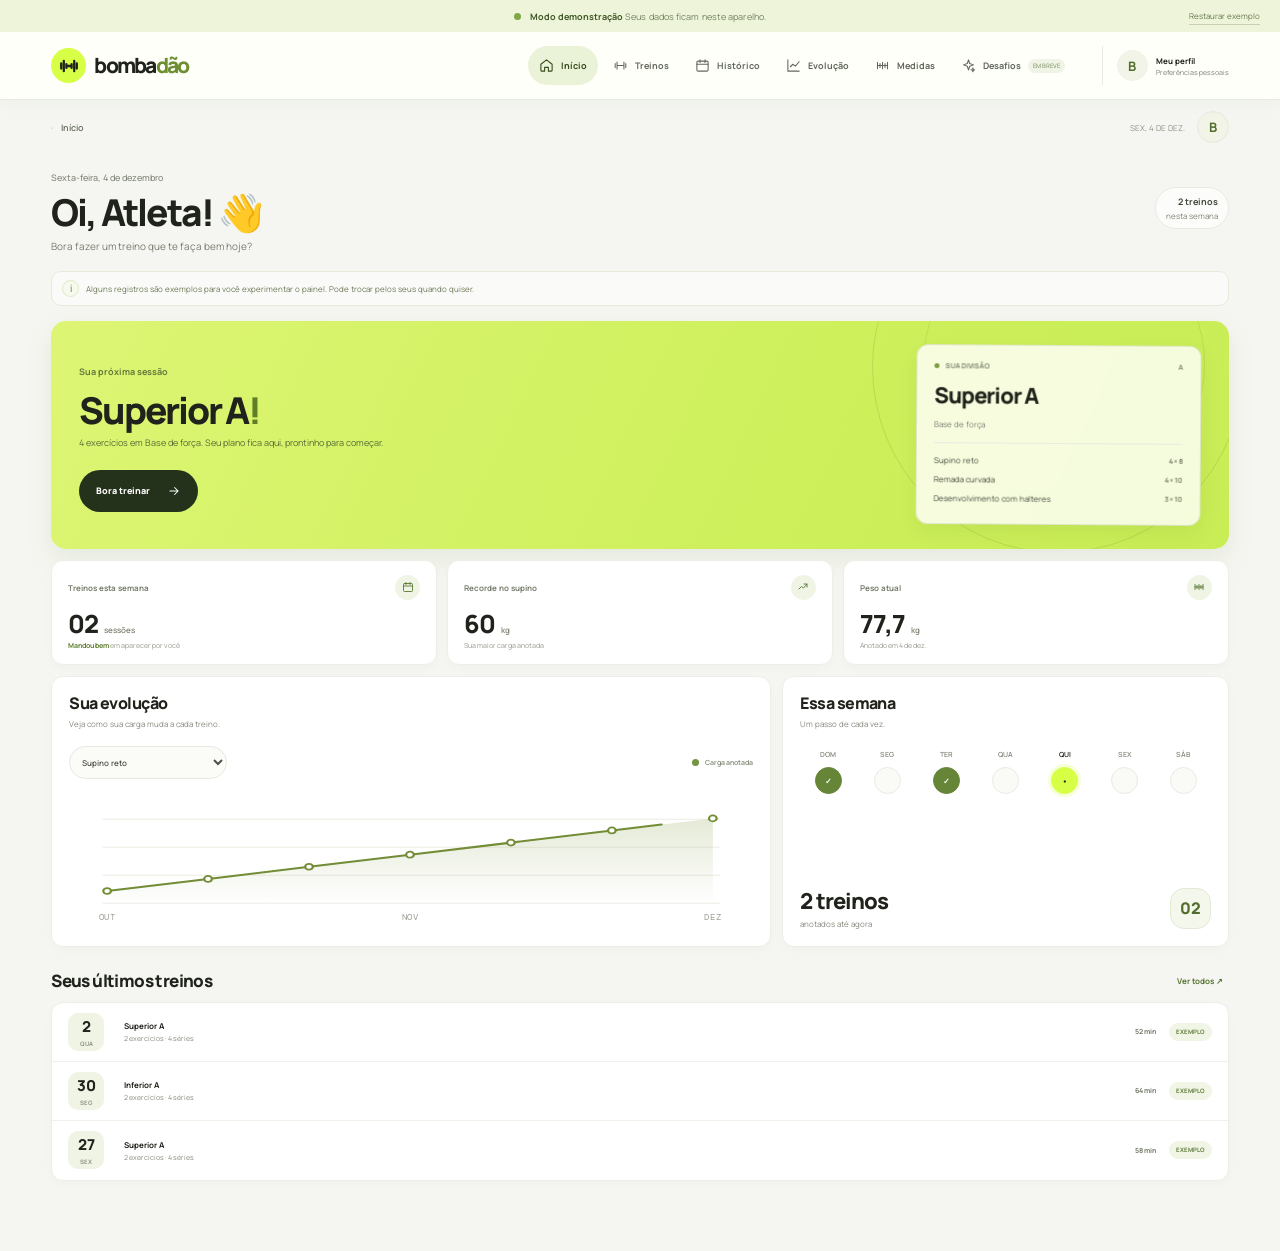
<file: dashboard/index.html>
<!doctype html>
<html lang="pt-BR">
  <head>
    <meta charset="utf-8">
    <meta name="viewport" content="width=device-width, initial-scale=1">
    <meta name="theme-color" content="#f1f1e9">
    <meta name="description" content="Painel demonstrativo do Bombadão para organizar treinos e acompanhar sua evolução.">
    <title>Bombadão — Painel de treino</title>
    <link rel="preconnect" href="https://fonts.googleapis.com">
    <link rel="preconnect" href="https://fonts.gstatic.com" crossorigin>
    <link href="https://fonts.googleapis.com/css2?family=DM+Mono:wght@400;500&family=Manrope:wght@400;500;600;700;800&family=Oswald:wght@500;600;700&display=swap" rel="stylesheet">
    <link rel="stylesheet" href="styles.css">
    <script src="app.js" defer></script>
  </head>
  <body>
    <div class="demo-banner">
      <span class="demo-pulse" aria-hidden="true"></span>
      <span><strong>Modo demonstração</strong><i> Seus dados ficam neste aparelho.</i></span>
      <button type="button" id="reset-demo" class="reset-demo">Restaurar exemplo</button>
    </div>

    <div class="app-frame">
      <aside class="sidebar" id="sidebar">
        <a class="brand" href="#inicio" aria-label="Bombadão, início">
          <span class="brand-mark" aria-hidden="true"><svg viewBox="0 0 40 40" fill="none"><path d="M8 16v8M12 12v16M16 17v6M24 17v6M28 12v16M32 16v8M16 20h8" stroke="currentColor" stroke-width="3.5" stroke-linecap="round"/></svg></span>
          <span class="brand-name">bomba<span>dão</span></span>
        </a>

        <p class="nav-caption">SEU ESPAÇO</p>
        <nav class="side-nav" aria-label="Navegação do painel">
          <button class="nav-item is-active" data-view="inicio" type="button"><span class="nav-icon" data-icon="home"></span><span>Início</span></button>
          <button class="nav-item" data-view="treinos" type="button"><span class="nav-icon" data-icon="dumbbell"></span><span>Treinos</span></button>
          <button class="nav-item" data-view="historico" type="button"><span class="nav-icon" data-icon="calendar"></span><span>Histórico</span></button>
          <button class="nav-item" data-view="evolucao" type="button"><span class="nav-icon" data-icon="chart"></span><span>Evolução</span></button>
          <button class="nav-item" data-view="medidas" type="button"><span class="nav-icon" data-icon="measure"></span><span>Medidas</span></button>
          <button class="nav-item" data-view="desafios" type="button"><span class="nav-icon" data-icon="spark"></span><span>Desafios</span><span class="nav-soon">EM BREVE</span></button>
        </nav>

        <div class="sidebar-bottom">
          <div class="sidebar-tip"><span class="tip-spark">✳</span><p><b>Um treino de cada vez.</b><br>Seu histórico vai contando o resto.</p></div>
          <button class="profile-link" type="button" data-view="perfil"><span class="avatar">B</span><span class="profile-meta"><b>Meu perfil</b><small>Preferências pessoais</small></span><span class="profile-arrow">↗</span></button>
        </div>
      </aside>

      <div class="main-column">
        <header class="topbar">
          <button class="mobile-menu" id="mobile-menu" type="button" aria-label="Abrir navegação" aria-expanded="false"><span></span><span></span></button>
          <div class="breadcrumb"><b id="hello-greeting">Oi, atleta!</b><i>·</i><span id="breadcrumb-current">Vamos cuidar do seu treino?</span></div>
          <div class="topbar-actions">
            <button class="active-session-pill" id="resume-session" type="button" hidden><span class="live-dot"></span> Treino em andamento <b>Continuar →</b></button>
            <span class="topbar-date" id="today-label"></span>
            <button class="top-avatar" type="button" data-view="perfil" aria-label="Abrir perfil">B</button>
          </div>
        </header>

        <main class="main-content" id="main-content" tabindex="-1"></main>
        <nav class="bottom-nav" aria-label="Navegação móvel">
          <button class="bottom-nav-item is-active" data-view="inicio" type="button"><span data-icon="home"></span><small>Início</small></button>
          <button class="bottom-nav-item" data-view="treinos" type="button"><span data-icon="dumbbell"></span><small>Treinos</small></button>
          <button class="bottom-nav-item bottom-nav-main" data-view="sessao" type="button" aria-label="Começar treino"><span data-icon="play"></span></button>
          <button class="bottom-nav-item" data-view="evolucao" type="button"><span data-icon="chart"></span><small>Evolução</small></button>
          <button class="bottom-nav-item" data-view="perfil" type="button"><span data-icon="profile"></span><small>Perfil</small></button>
        </nav>
      </div>
    </div>

    <div class="modal-layer" id="modal-layer" hidden></div>
    <div class="toast" id="toast" role="status" aria-live="polite"></div>
  </body>
</html>
</file>
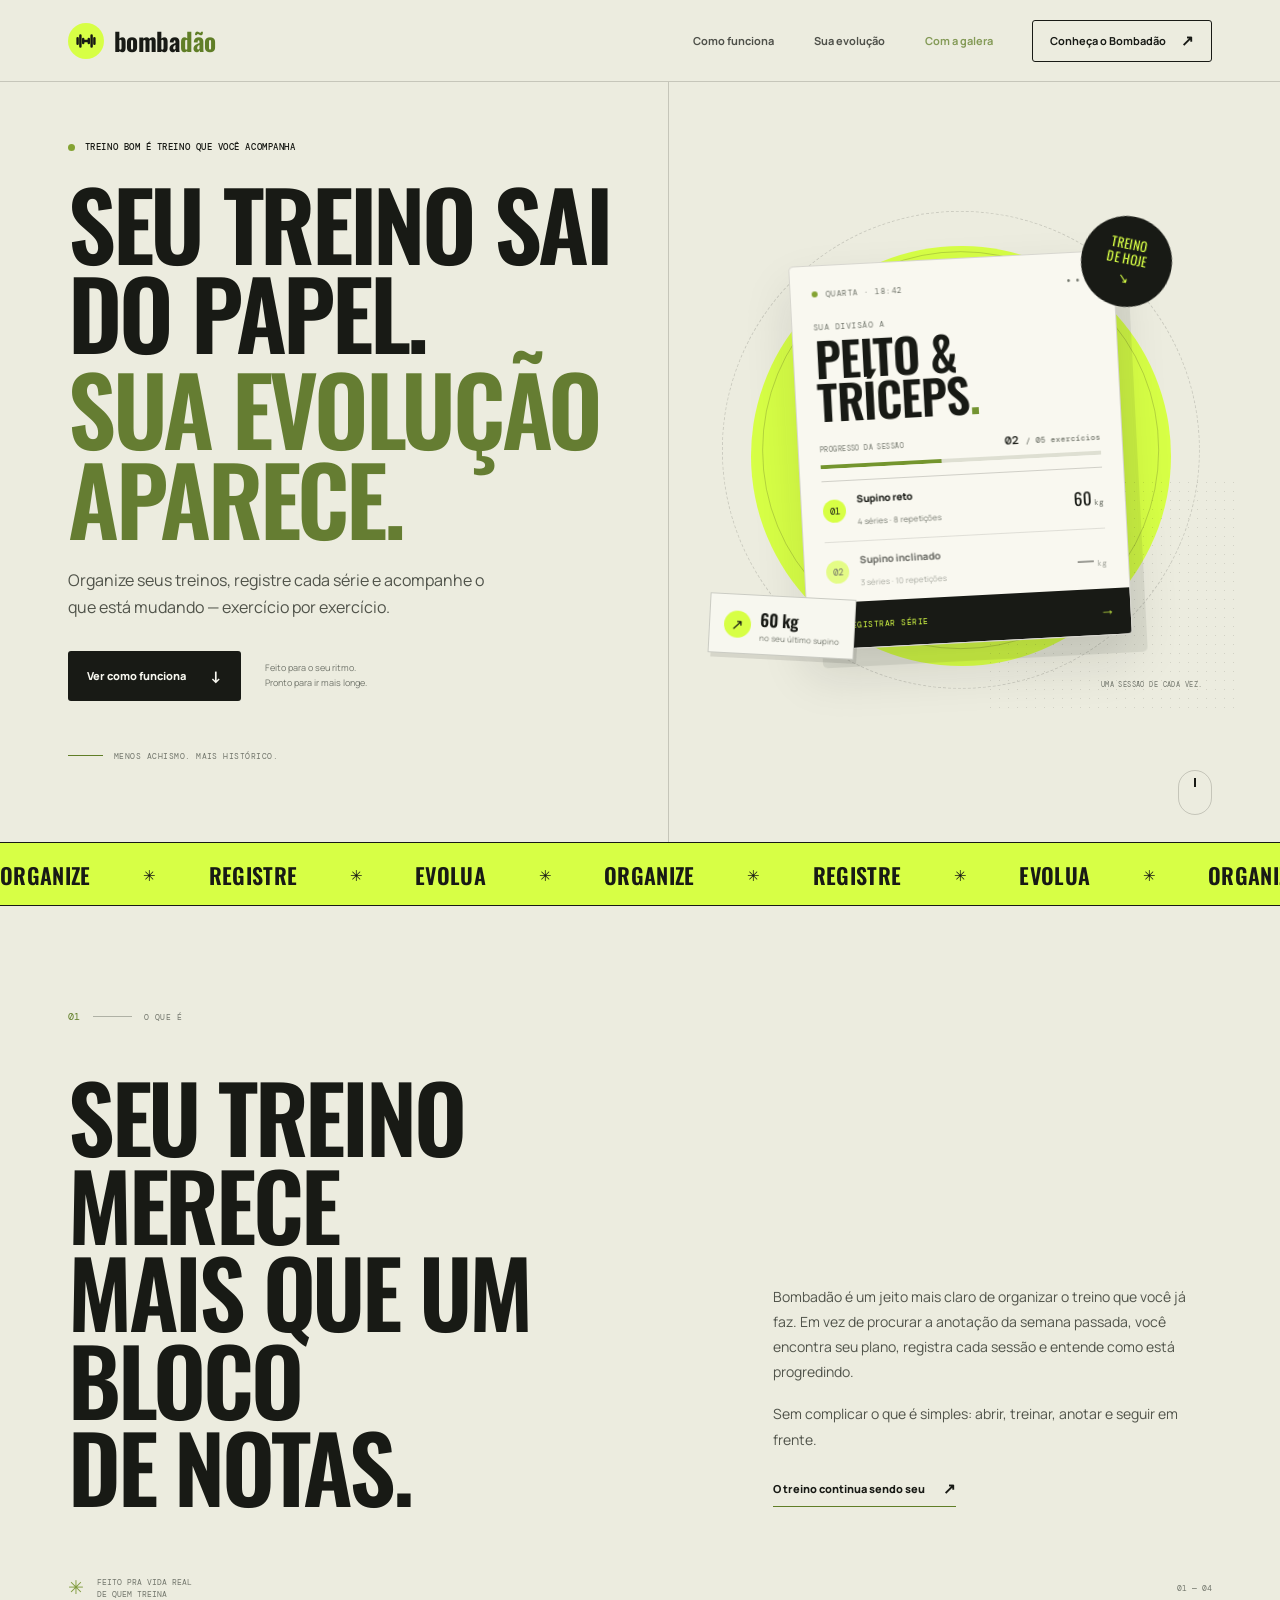
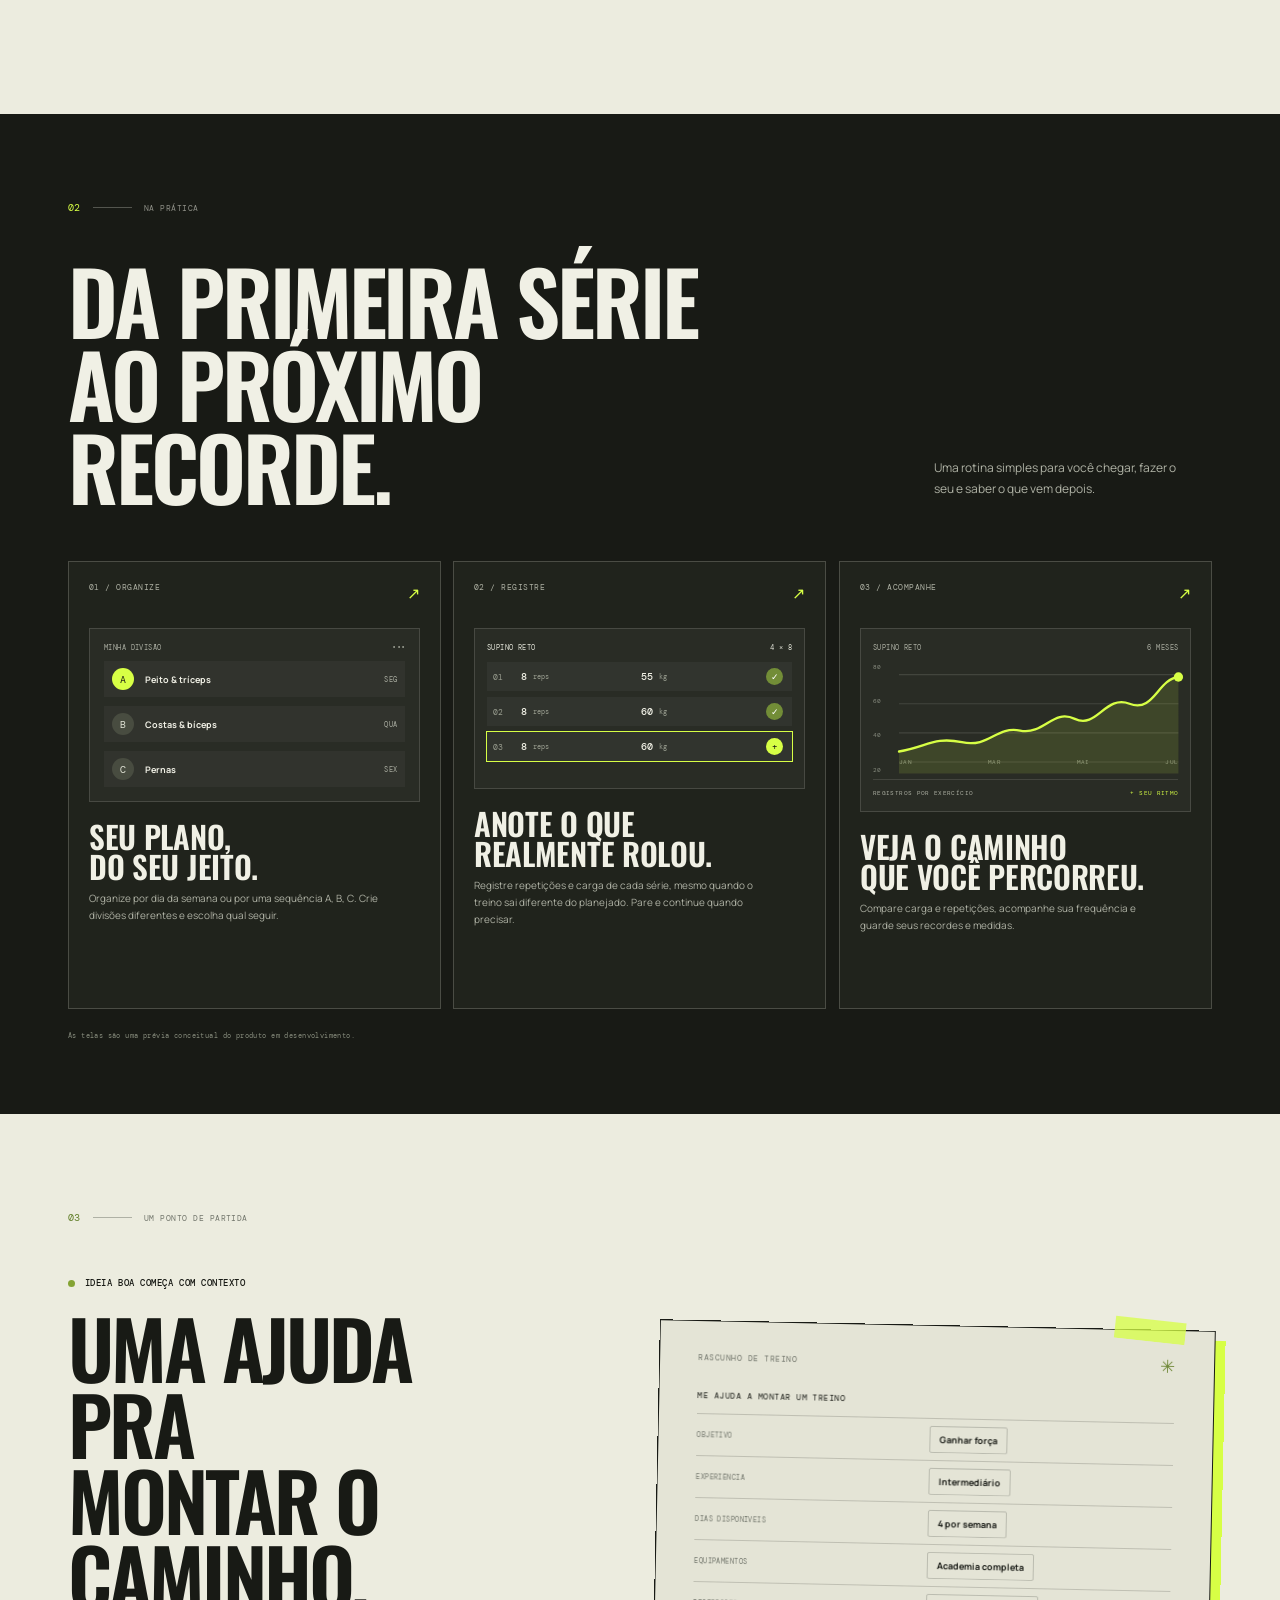
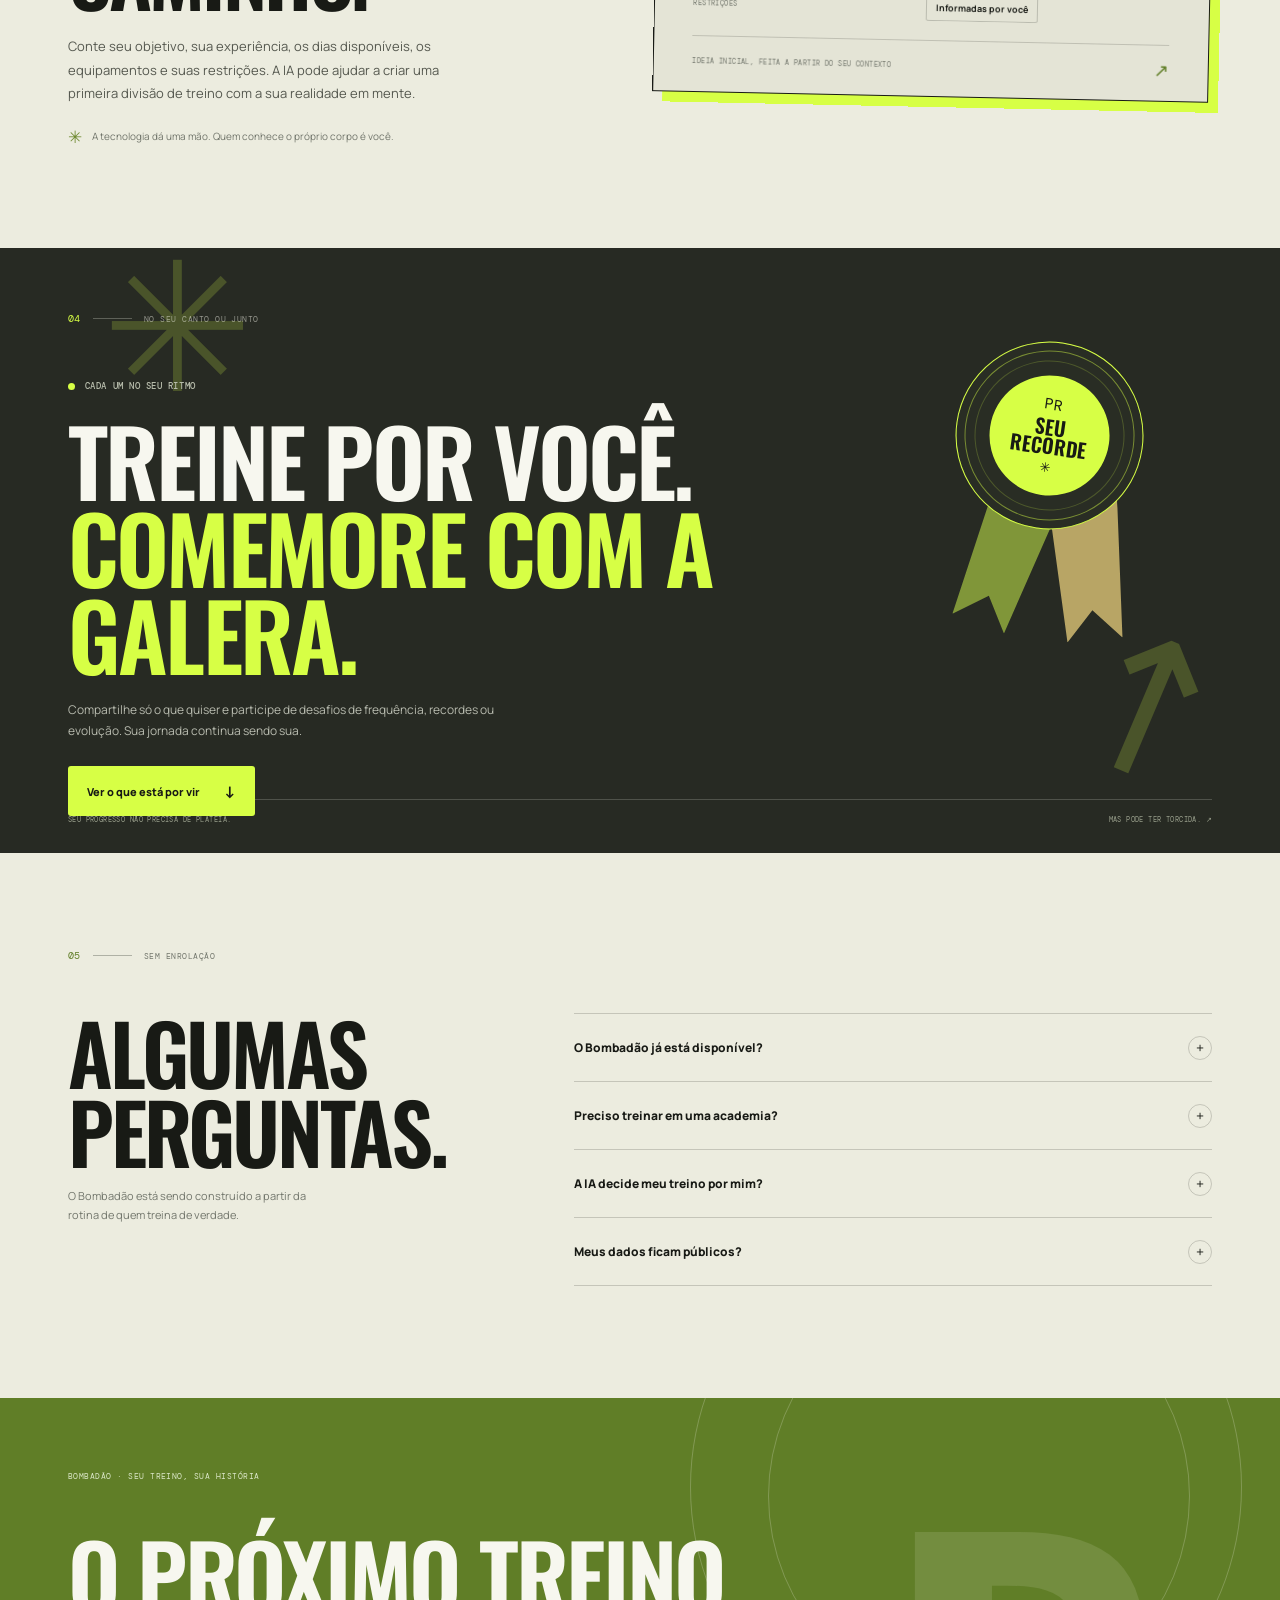
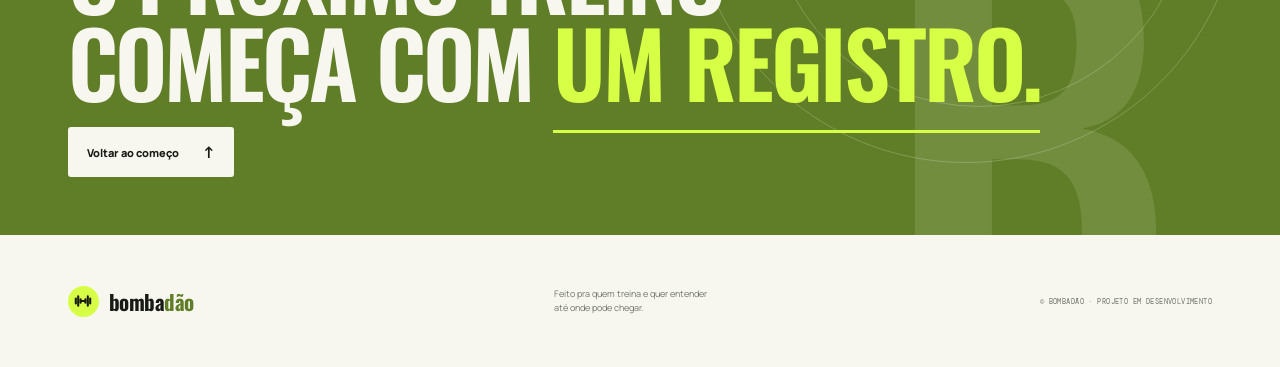
<file: landing/index.html>
<!doctype html>
<html lang="pt-BR">
  <head>
    <meta charset="utf-8">
    <meta name="viewport" content="width=device-width, initial-scale=1">
    <meta name="theme-color" content="#ececdf">
    <meta name="description" content="Bombadão organiza seu treino, registra cada sessão e mostra sua evolução, exercício por exercício.">
    <title>Bombadão — Seu treino sai do papel</title>
    <link rel="preconnect" href="https://fonts.googleapis.com">
    <link rel="preconnect" href="https://fonts.gstatic.com" crossorigin>
    <link href="https://fonts.googleapis.com/css2?family=DM+Mono:wght@400;500&family=Manrope:wght@400;500;600;700;800&family=Oswald:wght@500;600;700&display=swap" rel="stylesheet">
    <link rel="stylesheet" href="styles.css">
    <script src="app.js" defer></script>
  </head>
  <body>
    <a class="skip-link" href="#conteudo">Pular para o conteúdo</a>
    <div class="reading-progress" aria-hidden="true"><span></span></div>

    <header class="site-header">
      <a class="brand" href="#inicio" aria-label="Bombadão, início">
        <span class="brand-mark" aria-hidden="true">
          <svg viewBox="0 0 40 40" fill="none">
            <path d="M8 16v8M12 12v16M16 17v6M24 17v6M28 12v16M32 16v8M16 20h8" stroke="currentColor" stroke-width="3.5" stroke-linecap="round"/>
          </svg>
        </span>
        <span class="brand-name">bomba<span>dão</span></span>
      </a>

      <button class="menu-toggle" type="button" aria-expanded="false" aria-controls="main-nav" aria-label="Abrir menu">
        <span></span><span></span>
      </button>

      <nav class="main-nav" id="main-nav" aria-label="Navegação principal">
        <a href="#como-funciona">Como funciona</a>
        <a href="#evolucao">Sua evolução</a>
        <a href="#junto">Com a galera</a>
        <a class="nav-cta" href="#sobre">Conheça o Bombadão <span aria-hidden="true">↗</span></a>
      </nav>
    </header>

    <main id="conteudo">
      <section class="hero section-shell" id="inicio">
        <div class="hero-copy hero-enter-copy">
          <p class="eyebrow"><span class="eyebrow-dot"></span> TREINO BOM É TREINO QUE VOCÊ ACOMPANHA</p>
          <h1>Seu treino sai do papel.<br><span>Sua evolução aparece.</span></h1>
          <p class="hero-intro">Organize seus treinos, registre cada série e acompanhe o que está mudando — exercício por exercício.</p>
          <div class="hero-actions">
            <a class="button button-dark" href="#como-funciona">Ver como funciona <span aria-hidden="true">↓</span></a>
            <span class="hero-note">Feito para o seu ritmo.<br>Pronto para ir mais longe.</span>
          </div>
          <div class="hero-footnote"><span class="footnote-rule"></span><span>MENOS ACHISMO. MAIS HISTÓRICO.</span></div>
        </div>

        <div class="hero-art hero-enter-art" role="img" aria-label="Prévia ilustrativa da tela de treino do Bombadão">
          <div class="art-orbit orbit-one"></div>
          <div class="art-orbit orbit-two"></div>
          <div class="art-sticker">TREINO<br>DE HOJE <span>↘</span></div>
          <div class="session-card">
            <div class="session-topline"><span class="live-dot"></span><span>QUARTA · 18:42</span><span class="card-menu">•••</span></div>
            <p class="session-label">SUA DIVISÃO A</p>
            <h2>Peito &<br>tríceps<span>.</span></h2>
            <div class="session-progress"><span>PROGRESSO DA SESSÃO</span><strong>02 <small>/ 05 exercícios</small></strong><div class="progress-track"><i></i></div></div>
            <div class="exercise-line">
              <span class="exercise-index">01</span>
              <div class="exercise-info"><strong>Supino reto</strong><small>4 séries · 8 repetições</small></div>
              <span class="exercise-load">60<small>kg</small></span>
            </div>
            <div class="exercise-line exercise-line-muted">
              <span class="exercise-index">02</span>
              <div class="exercise-info"><strong>Supino inclinado</strong><small>3 séries · 10 repetições</small></div>
              <span class="exercise-load">—<small>kg</small></span>
            </div>
            <div class="session-bottom"><span class="session-bottom-icon">↗</span><span>REGISTRAR SÉRIE</span><span class="bottom-arrow">→</span></div>
          </div>
          <div class="floating-note"><span class="note-glyph">↗</span><span><b>60 kg</b><small>no seu último supino</small></span></div>
          <p class="art-caption">UMA SESSÃO DE CADA VEZ.</p>
        </div>
        <a class="scroll-cue" href="#como-funciona" aria-label="Descer para saber como funciona"><span></span></a>
      </section>

      <div class="ticker" aria-label="Organize, registre e evolua">
        <div class="ticker-track" aria-hidden="true">
          <span>ORGANIZE</span><i>✳</i><span>REGISTRE</span><i>✳</i><span>EVOLUA</span><i>✳</i><span>ORGANIZE</span><i>✳</i><span>REGISTRE</span><i>✳</i><span>EVOLUA</span><i>✳</i><span>ORGANIZE</span><i>✳</i><span>REGISTRE</span><i>✳</i><span>EVOLUA</span><i>✳</i>
        </div>
      </div>

      <section class="intro-section section-shell" id="sobre" data-reveal-section>
        <div class="section-index"><span>01</span><span class="index-line"></span><span>O QUE É</span></div>
        <div class="intro-grid">
          <h2>Seu treino merece<br>mais que um bloco<br>de notas.</h2>
          <div class="intro-body">
            <p>Bombadão é um jeito mais claro de organizar o treino que você já faz. Em vez de procurar a anotação da semana passada, você encontra seu plano, registra cada sessão e entende como está progredindo.</p>
            <p>Sem complicar o que é simples: abrir, treinar, anotar e seguir em frente.</p>
            <a class="text-link" href="#como-funciona">O treino continua sendo seu <span aria-hidden="true">↗</span></a>
          </div>
        </div>
        <div class="intro-detail" aria-hidden="true"><span class="detail-star">✳</span><span>FEITO PRA VIDA REAL<br>DE QUEM TREINA</span><span class="detail-number">01 — 04</span></div>
      </section>

      <section class="features-section" id="como-funciona" data-reveal-section>
        <div class="section-shell features-inner">
          <div class="section-index section-index-light"><span>02</span><span class="index-line"></span><span>NA PRÁTICA</span></div>
          <div class="features-heading">
            <h2>Da primeira série<br>ao próximo recorde.</h2>
            <p>Uma rotina simples para você chegar, fazer o seu e saber o que vem depois.</p>
          </div>
          <div class="feature-grid">
            <article class="feature-card feature-plan" data-tilt-card>
              <div class="feature-top"><span>01 / ORGANIZE</span><span class="feature-icon">↗</span></div>
              <div class="mini-plan" aria-hidden="true">
                <div class="mini-plan-head"><span>MINHA DIVISÃO</span><span>•••</span></div>
                <div class="mini-plan-day active"><b>A</b><span>Peito & tríceps</span><small>SEG</small></div>
                <div class="mini-plan-day"><b>B</b><span>Costas & bíceps</span><small>QUA</small></div>
                <div class="mini-plan-day"><b>C</b><span>Pernas</span><small>SEX</small></div>
              </div>
              <h3>Seu plano,<br>do seu jeito.</h3>
              <p>Organize por dia da semana ou por uma sequência A, B, C. Crie divisões diferentes e escolha qual seguir.</p>
            </article>

            <article class="feature-card feature-log" data-tilt-card>
              <div class="feature-top"><span>02 / REGISTRE</span><span class="feature-icon">↗</span></div>
              <div class="set-log" aria-hidden="true">
                <div class="set-log-head"><span>SUPINO RETO</span><span>4 × 8</span></div>
                <div class="set-row"><span>01</span><b>8</b><small>reps</small><b>55</b><small>kg</small><i>✓</i></div>
                <div class="set-row"><span>02</span><b>8</b><small>reps</small><b>60</b><small>kg</small><i>✓</i></div>
                <div class="set-row current"><span>03</span><b>8</b><small>reps</small><b>60</b><small>kg</small><i>+</i></div>
              </div>
              <h3>Anote o que<br>realmente rolou.</h3>
              <p>Registre repetições e carga de cada série, mesmo quando o treino sai diferente do planejado. Pare e continue quando precisar.</p>
            </article>

            <article class="feature-card feature-progress" id="evolucao" data-tilt-card>
              <div class="feature-top"><span>03 / ACOMPANHE</span><span class="feature-icon">↗</span></div>
              <div class="progress-mini" aria-hidden="true">
                <div class="progress-mini-head"><span>SUPINO RETO</span><span>6 MESES</span></div>
                <div class="chart-wrap"><div class="chart-y"><span>80</span><span>60</span><span>40</span><span>20</span></div><svg viewBox="0 0 240 95" preserveAspectRatio="none"><path class="chart-grid" d="M0 10H240M0 35H240M0 60H240M0 85H240"/><path class="chart-area" d="M0 76 C24 72 30 63 54 68 S83 54 104 58 S132 39 151 48 S177 27 198 35 S222 14 240 12 L240 95H0Z"/><path class="chart-line" d="M0 76 C24 72 30 63 54 68 S83 54 104 58 S132 39 151 48 S177 27 198 35 S222 14 240 12"/><circle cx="240" cy="12" r="4"/></svg></div>
                <div class="chart-x"><span>JAN</span><span>MAR</span><span>MAI</span><span>JUL</span></div>
                <div class="chart-foot"><span>REGISTROS POR EXERCÍCIO</span><b>+ SEU RITMO</b></div>
              </div>
              <h3>Veja o caminho<br>que você percorreu.</h3>
              <p>Compare carga e repetições, acompanhe sua frequência e guarde seus recordes e medidas.</p>
            </article>
          </div>
          <p class="feature-disclaimer">As telas são uma prévia conceitual do produto em desenvolvimento.</p>
        </div>
      </section>

      <section class="ai-section section-shell" id="ia" data-reveal-section>
        <div class="section-index"><span>03</span><span class="index-line"></span><span>UM PONTO DE PARTIDA</span></div>
        <div class="ai-layout">
          <div class="ai-copy">
            <p class="eyebrow"><span class="eyebrow-dot"></span> IDEIA BOA COMEÇA COM CONTEXTO</p>
            <h2>Uma ajuda pra<br>montar o caminho.</h2>
            <p>Conte seu objetivo, sua experiência, os dias disponíveis, os equipamentos e suas restrições. A IA pode ajudar a criar uma primeira divisão de treino com a sua realidade em mente.</p>
            <p class="ai-note"><span>✳</span> A tecnologia dá uma mão. Quem conhece o próprio corpo é você.</p>
          </div>
          <div class="ai-board" aria-label="Exemplo ilustrativo dos dados para criar um treino com inteligência artificial" data-tilt-card>
            <div class="ai-board-top"><span>RASCUNHO DE TREINO</span><span class="ai-spark">✳</span></div>
            <p class="ai-prompt">ME AJUDA A MONTAR UM TREINO</p>
            <div class="ai-chip-row"><span>OBJETIVO</span><b>Ganhar força</b></div>
            <div class="ai-chip-row"><span>EXPERIÊNCIA</span><b>Intermediário</b></div>
            <div class="ai-chip-row"><span>DIAS DISPONÍVEIS</span><b>4 por semana</b></div>
            <div class="ai-chip-row"><span>EQUIPAMENTOS</span><b>Academia completa</b></div>
            <div class="ai-chip-row"><span>RESTRIÇÕES</span><b>Informadas por você</b></div>
            <div class="ai-board-bottom"><span>IDEIA INICIAL, FEITA A PARTIR DO SEU CONTEXTO</span><span>↗</span></div>
          </div>
        </div>
      </section>

      <section class="social-section" id="junto" data-reveal-section>
        <div class="social-doodle doodle-a" aria-hidden="true">✳</div>
        <div class="social-doodle doodle-b" aria-hidden="true">↗</div>
        <div class="section-shell social-inner">
          <div class="section-index section-index-light"><span>04</span><span class="index-line"></span><span>NO SEU CANTO OU JUNTO</span></div>
          <div class="social-copy">
            <p class="eyebrow eyebrow-light"><span class="eyebrow-dot"></span> CADA UM NO SEU RITMO</p>
            <h2>Treine por você.<br><span>Comemore com a galera.</span></h2>
            <p>Compartilhe só o que quiser e participe de desafios de frequência, recordes ou evolução. Sua jornada continua sendo sua.</p>
            <a class="button button-lime" href="#perguntas">Ver o que está por vir <span aria-hidden="true">↓</span></a>
          </div>
          <div class="social-medal" aria-hidden="true">
            <div class="medal-ring"><div class="medal-inner"><span>PR</span><b>SEU<br>RECORDE</b><i>✳</i></div></div>
            <span class="medal-ribbon ribbon-left"></span><span class="medal-ribbon ribbon-right"></span>
          </div>
          <div class="social-baseline"><span>SEU PROGRESSO NÃO PRECISA DE PLATEIA.</span><span>MAS PODE TER TORCIDA. ↗</span></div>
        </div>
      </section>

      <section class="faq-section section-shell" id="perguntas" data-reveal-section>
        <div class="section-index"><span>05</span><span class="index-line"></span><span>SEM ENROLAÇÃO</span></div>
        <div class="faq-layout">
          <div class="faq-title"><h2>Algumas<br>perguntas.</h2><p>O Bombadão está sendo construído a partir da rotina de quem treina de verdade.</p></div>
          <div class="faq-list">
            <details>
              <summary>O Bombadão já está disponível?<span aria-hidden="true">+</span></summary>
              <p>Ainda não. Esta página apresenta a proposta do produto que estamos começando a construir.</p>
            </details>
            <details>
              <summary>Preciso treinar em uma academia?<span aria-hidden="true">+</span></summary>
              <p>A proposta é organizar seus exercícios e sessões. Os equipamentos disponíveis entram no contexto do treino, para que o plano combine melhor com o lugar onde você treina.</p>
            </details>
            <details>
              <summary>A IA decide meu treino por mim?<span aria-hidden="true">+</span></summary>
              <p>A ideia é usar IA como ajuda para montar uma primeira estrutura com base no seu contexto. Os detalhes dessa experiência ainda estão sendo definidos.</p>
            </details>
            <details>
              <summary>Meus dados ficam públicos?<span aria-hidden="true">+</span></summary>
              <p>A proposta prevê que você escolha item por item o que compartilhar. As opções finais de privacidade serão definidas durante o desenvolvimento.</p>
            </details>
          </div>
        </div>
      </section>

      <section class="closing-section" data-reveal-section>
        <div class="closing-grain" aria-hidden="true"></div>
        <div class="section-shell closing-inner">
          <span class="closing-kicker">BOMBADÃO · SEU TREINO, SUA HISTÓRIA</span>
          <h2>O próximo treino<br>começa com <span>um registro.</span></h2>
          <a class="button button-light" href="#inicio">Voltar ao começo <span aria-hidden="true">↑</span></a>
          <div class="closing-mark" aria-hidden="true">B.</div>
        </div>
      </section>
    </main>

    <footer class="site-footer">
      <a class="brand brand-footer" href="#inicio" aria-label="Bombadão, início">
        <span class="brand-mark" aria-hidden="true"><svg viewBox="0 0 40 40" fill="none"><path d="M8 16v8M12 12v16M16 17v6M24 17v6M28 12v16M32 16v8M16 20h8" stroke="currentColor" stroke-width="3.5" stroke-linecap="round"/></svg></span>
        <span class="brand-name">bomba<span>dão</span></span>
      </a>
      <p>Feito pra quem treina e quer entender<br>até onde pode chegar.</p>
      <span class="footer-copy">© BOMBADÃO · PROJETO EM DESENVOLVIMENTO</span>
    </footer>
  </body>
</html>
</file>
<file: dashboard/styles.css>
:root {
  --paper: #f1f1e9;
  --surface: #fbfbf6;
  --surface-2: #f7f7f0;
  --ink: #181a15;
  --ink-soft: #303329;
  --muted: #85887d;
  --line: #e5e6dc;
  --line-strong: #d7d9cb;
  --lime: #d7ff45;
  --green: #607e27;
  --green-dark: #34491a;
  --red: #bd6254;
  --display: 'Oswald', 'Arial Narrow', Impact, sans-serif;
  --body: 'Manrope', 'Aptos', Arial, sans-serif;
  --mono: 'DM Mono', 'Courier New', monospace;
  --sidebar-width: 244px;
}

* { box-sizing: border-box; }
html { min-width: 320px; scroll-behavior: smooth; }
body { min-height: 100vh; margin: 0; color: var(--ink); background: var(--paper); font-family: var(--body); -webkit-font-smoothing: antialiased; }
button, input, select { font: inherit; }
button { color: inherit; }
button:focus-visible, input:focus-visible, select:focus-visible { outline: 3px solid #789336; outline-offset: 3px; }
::selection { color: var(--ink); background: var(--lime); }
[hidden] { display: none !important; }

.demo-banner { position: relative; z-index: 50; display: flex; min-height: 34px; align-items: center; justify-content: center; gap: 9px; padding: 5px 18px; color: #dfe4d3; background: var(--ink); font-size: 9px; letter-spacing: .01em; }
.demo-banner strong { color: var(--lime); font: 8px var(--mono); letter-spacing: .07em; }
.demo-banner i { color: #9ba091; font-size: 9px; font-style: normal; }
.demo-pulse { width: 6px; height: 6px; border-radius: 50%; background: var(--lime); box-shadow: 0 0 0 0 rgba(215,255,69,.45); animation: pulse 2.3s ease-out infinite; }
.reset-demo { position: absolute; right: 20px; padding: 3px 0; border: 0; border-bottom: 1px solid rgba(215,255,69,.35); color: #c9cfbb; background: transparent; font-size: 8px; cursor: pointer; transition: color .2s ease, border-color .2s ease; }
.reset-demo:hover { border-color: var(--lime); color: var(--lime); }

.app-frame { display: flex; min-height: calc(100vh - 34px); }
.sidebar { position: fixed; z-index: 30; top: 34px; bottom: 0; left: 0; display: flex; width: var(--sidebar-width); flex-direction: column; padding: 27px 16px 16px; border-right: 1px solid var(--line); background: #f7f7f0; }
.brand { display: inline-flex; width: fit-content; align-items: center; gap: 9px; padding: 0 7px; color: var(--ink); text-decoration: none; }
.brand-mark { display: grid; width: 33px; height: 33px; place-items: center; border-radius: 50%; background: var(--lime); transition: transform .35s cubic-bezier(.2,.8,.2,1); }
.brand:hover .brand-mark { transform: rotate(-9deg) scale(1.05); }
.brand-mark svg { width: 26px; height: 26px; }
.brand-name { font: 600 23px/1 var(--display); letter-spacing: -.025em; }
.brand-name span { color: var(--green); }
.nav-caption { margin: 43px 0 10px 11px; color: #9b9e92; font: 8px var(--mono); letter-spacing: .09em; }
.side-nav { display: grid; gap: 4px; }
.nav-item { position: relative; display: flex; min-height: 43px; align-items: center; gap: 11px; padding: 0 11px; border: 0; border-radius: 4px; color: #777b70; background: transparent; text-align: left; font-size: 10px; font-weight: 700; cursor: pointer; transition: color .22s ease, background .22s ease, transform .22s ease; }
.nav-item:hover { color: var(--ink); background: #edeee4; transform: translateX(2px); }
.nav-item.is-active { color: var(--ink); background: #e9ecdb; }
.nav-item.is-active::before { position: absolute; top: 11px; bottom: 11px; left: -16px; width: 3px; border-radius: 0 3px 3px 0; background: #809a3c; content: ''; }
.nav-icon, .bottom-nav-item > span { display: grid; width: 17px; height: 17px; place-items: center; }
.nav-icon svg, .bottom-nav-item svg { width: 17px; height: 17px; stroke: currentColor; stroke-width: 1.7; fill: none; stroke-linecap: round; stroke-linejoin: round; }
.nav-soon { margin-left: auto; color: #a0a496; font: 6px var(--mono); letter-spacing: .02em; }
.sidebar-bottom { margin-top: auto; }
.sidebar-tip { display: flex; gap: 10px; margin-bottom: 18px; padding: 13px 11px; border: 1px solid var(--line); background: #f2f3e9; }
.tip-spark { color: #81983c; font-size: 17px; }
.sidebar-tip p { margin: 0; color: #85887d; font-size: 8px; line-height: 1.6; }
.sidebar-tip b { color: #45483e; font-size: 9px; }
.profile-link { display: flex; width: 100%; align-items: center; gap: 9px; padding: 11px 8px; border: 0; border-top: 1px solid var(--line); background: transparent; text-align: left; cursor: pointer; }
.avatar, .top-avatar { display: grid; width: 31px; height: 31px; flex: 0 0 auto; place-items: center; border: 1px solid #d6dcc6; border-radius: 50%; background: #e8edd9; color: #4f6727; font: 600 14px var(--display); }
.profile-meta { display: grid; gap: 3px; }
.profile-meta b { font-size: 9px; }
.profile-meta small { color: var(--muted); font-size: 7px; }
.profile-arrow { margin-left: auto; color: var(--muted); font-size: 12px; transition: transform .2s ease; }
.profile-link:hover .profile-arrow { color: var(--green); transform: translate(2px,-2px); }

.main-column { min-width: 0; flex: 1; margin-left: var(--sidebar-width); }
.topbar { position: sticky; z-index: 20; top: 0; display: flex; min-height: 68px; align-items: center; justify-content: space-between; padding: 0 42px; border-bottom: 1px solid rgba(229,230,220,.7); background: rgba(241,241,233,.86); backdrop-filter: blur(16px) saturate(1.2); }
.breadcrumb { display: flex; align-items: center; gap: 10px; color: #9a9d91; font: 8px var(--mono); letter-spacing: .045em; }
.breadcrumb i { color: #c2c4ba; font-style: normal; }
.breadcrumb b { color: #44473e; font: 500 8px var(--mono); }
.topbar-actions { display: flex; align-items: center; gap: 18px; }
.topbar-date { color: #8c9084; font: 8px var(--mono); }
.top-avatar { border-color: transparent; cursor: pointer; transition: transform .25s ease, background .2s ease; }
.top-avatar:hover { background: var(--lime); transform: scale(1.06); }
.active-session-pill { display: inline-flex; min-height: 34px; align-items: center; gap: 8px; padding: 0 10px; border: 1px solid #d8dfc9; border-radius: 30px; background: #f4f6eb; font-size: 8px; cursor: pointer; }
.active-session-pill b { color: var(--green); font-size: 8px; }
.live-dot { width: 6px; height: 6px; border-radius: 50%; background: #80a23a; box-shadow: 0 0 0 4px rgba(128,162,58,.12); }
.mobile-menu { display: none; }
.main-content { width: min(100%, 1430px); margin: 0 auto; padding: 38px 42px 80px; outline: none; }
.page-enter { animation: page-in .45s cubic-bezier(.2,.7,.2,1) both; }
.page-head { display: flex; align-items: flex-end; justify-content: space-between; gap: 20px; margin-bottom: 24px; }
.page-kicker, .label-mono { color: #909487; font: 8px var(--mono); letter-spacing: .07em; }
.page-head h1 { margin: 7px 0 0; font: 600 clamp(34px, 4vw, 48px)/1.02 var(--display); letter-spacing: -.02em; }
.page-head p { margin: 8px 0 0; color: #86897e; font-size: 10px; }
.page-date { display: grid; justify-items: end; gap: 4px; padding-bottom: 3px; }
.page-date b { font: 600 18px var(--display); }
.page-date span { color: #8c9084; font: 8px var(--mono); }
.demo-note { display: flex; align-items: center; gap: 8px; margin: -2px 0 19px; color: #7c805f; font-size: 8px; }
.demo-note span { display: grid; width: 16px; height: 16px; place-items: center; border: 1px solid #d6debd; border-radius: 50%; color: var(--green); font: 10px var(--display); }

.home-hero { position: relative; display: grid; min-height: 235px; grid-template-columns: 1fr .55fr; overflow: hidden; padding: 28px 32px; border-radius: 7px; color: #f6f7ef; background: var(--ink); }
.home-hero::before, .home-hero::after { position: absolute; border: 1px solid rgba(215,255,69,.13); border-radius: 50%; content: ''; pointer-events: none; }
.home-hero::before { top: -142px; right: -57px; width: 390px; height: 390px; }
.home-hero::after { top: -105px; right: -23px; width: 320px; height: 320px; }
.home-hero-copy { position: relative; z-index: 1; align-self: center; }
.home-hero .page-kicker { color: #a1a695; }
.home-hero h2 { margin: 12px 0 9px; font: 600 clamp(32px, 4vw, 48px)/.98 var(--display); letter-spacing: -.01em; text-transform: uppercase; }
.home-hero h2 span { color: var(--lime); }
.home-hero-copy > p:last-of-type { max-width: 375px; margin: 0; color: #a7aa9e; font-size: 9px; line-height: 1.7; }
.button { display: inline-flex; min-height: 42px; align-items: center; justify-content: center; gap: 17px; padding: 0 14px; border: 1px solid transparent; border-radius: 3px; font-size: 9px; font-weight: 800; text-decoration: none; cursor: pointer; transition: transform .22s ease, background .22s ease, color .22s ease, box-shadow .22s ease; }
.button:hover { transform: translateY(-2px); box-shadow: 0 8px 18px rgba(20,22,16,.15); }
.button:active { transform: translateY(0) scale(.98); }
.button-lime { margin-top: 19px; color: var(--ink); background: var(--lime); }
.button-lime:hover { background: #e3ff7b; }
.button-outline { border-color: var(--line-strong); background: transparent; }
.button-outline:hover { border-color: var(--ink); background: var(--ink); color: white; }
.button svg { width: 14px; height: 14px; stroke: currentColor; stroke-width: 1.8; fill: none; stroke-linecap: round; stroke-linejoin: round; }
.hero-plan-preview { position: relative; z-index: 1; align-self: center; justify-self: end; width: min(100%, 268px); padding: 17px 18px 16px; border: 1px solid rgba(239,241,226,.16); background: rgba(249,250,244,.055); backdrop-filter: blur(8px); transform: rotate(1deg); transition: transform .4s cubic-bezier(.2,.8,.2,1), background .3s ease; }
.home-hero:hover .hero-plan-preview { background: rgba(249,250,244,.09); transform: rotate(0) translateY(-3px); }
.preview-top { display: flex; align-items: center; justify-content: space-between; color: #b7bcaa; font: 7px var(--mono); }
.preview-state { display: inline-flex; align-items: center; gap: 6px; }
.preview-state::before { width: 5px; height: 5px; border-radius: 50%; background: var(--lime); content: ''; }
.preview-title { margin: 18px 0 3px; font: 500 26px/.98 var(--display); text-transform: uppercase; }
.preview-subtitle { color: #aeb3a1; font-size: 8px; }
.preview-rule { height: 1px; margin: 13px 0 10px; background: rgba(239,241,226,.16); }
.preview-exercise { display: flex; align-items: center; justify-content: space-between; padding: 5px 0; color: #d8dbcf; font-size: 8px; }
.preview-exercise small { color: #aeb3a1; font: 7px var(--mono); }

.metrics-grid { display: grid; grid-template-columns: repeat(3, 1fr); gap: 12px; margin-top: 13px; }
.metric-card { position: relative; min-height: 104px; padding: 16px 17px; border: 1px solid var(--line); border-radius: 5px; background: var(--surface); transition: border-color .25s ease, transform .25s ease, box-shadow .25s ease; }
.metric-card:hover { border-color: #cbd4b4; box-shadow: 0 8px 22px rgba(43,48,31,.05); transform: translateY(-2px); }
.metric-top { display: flex; align-items: center; justify-content: space-between; }
.metric-label { color: #85897d; font: 8px var(--mono); letter-spacing: .025em; }
.metric-mark { display: grid; width: 22px; height: 22px; place-items: center; border-radius: 50%; color: var(--green); background: #eef2e1; }
.metric-mark svg { width: 12px; height: 12px; stroke: currentColor; stroke-width: 1.8; fill: none; stroke-linecap: round; stroke-linejoin: round; }
.metric-value { display: flex; align-items: baseline; gap: 6px; margin-top: 12px; font: 600 28px/.95 var(--display); }
.metric-value small { color: #8d9085; font: 8px var(--mono); }
.metric-foot { margin-top: 6px; color: #979a90; font-size: 7px; }
.metric-foot strong { color: #628031; font-weight: 700; }

.content-grid { display: grid; grid-template-columns: 1.42fr .88fr; gap: 13px; margin-top: 13px; }
.panel { min-width: 0; padding: 18px; border: 1px solid var(--line); border-radius: 5px; background: var(--surface); }
.panel-heading { display: flex; align-items: flex-start; justify-content: space-between; gap: 12px; }
.panel-heading h2 { margin: 0; font: 600 20px/1.05 var(--display); }
.panel-heading p { margin: 5px 0 0; color: #909387; font-size: 8px; }
.panel-heading .label-mono { padding-top: 3px; white-space: nowrap; font-size: 7px; }
.chart-panel { min-height: 255px; }
.chart-toolbar { display: flex; align-items: center; gap: 7px; margin-top: 17px; }
.chart-exercise-select { max-width: 195px; height: 30px; padding: 0 8px; border: 1px solid var(--line); border-radius: 3px; color: #4e5147; background: var(--surface); font-size: 8px; }
.chart-legend { display: inline-flex; align-items: center; gap: 6px; margin-left: auto; color: #898d81; font: 7px var(--mono); }
.chart-legend i { width: 7px; height: 7px; border-radius: 50%; background: #78923a; }
.chart-container { position: relative; min-height: 142px; margin-top: 8px; padding: 6px 0 0; }
.progress-chart { display: block; width: 100%; height: 133px; overflow: visible; }
.chart-grid-line { stroke: #ecece3; stroke-width: 1; }
.chart-area { fill: url(#chart-fill); }
.chart-path { fill: none; stroke: #728d36; stroke-linecap: round; stroke-linejoin: round; stroke-width: 2.4; stroke-dasharray: 500; stroke-dashoffset: 0; transition: stroke-dashoffset 1.1s cubic-bezier(.2,.8,.2,1); }
.chart-point { fill: var(--surface); stroke: #728d36; stroke-width: 2; transition: r .2s ease, fill .2s ease; }
.chart-point:hover { r: 5; fill: var(--lime); }
.chart-label { fill: #9da094; font: 8px var(--mono); }
.chart-empty { display: grid; min-height: 140px; place-items: center; color: #8b8f82; font-size: 9px; text-align: center; }
.chart-empty span { display: block; margin-top: 6px; color: #adb0a6; font-size: 8px; }
.chart-foot { display: flex; align-items: center; justify-content: space-between; padding-top: 8px; border-top: 1px solid #edede5; color: #9b9e93; font: 7px var(--mono); }
.chart-foot b { color: var(--green); font-weight: 500; }

.week-panel { display: flex; min-height: 255px; flex-direction: column; }
.week-days { display: grid; grid-template-columns: repeat(7, 1fr); gap: 4px; margin-top: 21px; }
.week-day { display: grid; justify-items: center; gap: 10px; color: #9b9e92; font: 7px var(--mono); }
.week-dot { display: grid; width: 24px; height: 24px; place-items: center; border: 1px solid #e4e5db; border-radius: 50%; color: #adb0a5; background: #f5f5ed; font-size: 8px; transition: transform .22s ease, border-color .22s ease, color .22s ease, background .22s ease; }
.week-day.is-done .week-dot { border-color: var(--green); color: #f8faef; background: var(--green); }
.week-day.is-today { color: var(--ink); }
.week-day.is-today .week-dot { border-color: var(--lime); color: var(--ink); background: var(--lime); box-shadow: 0 0 0 3px rgba(215,255,69,.22); }
.week-day:hover .week-dot { transform: scale(1.12); }
.week-summary { display: flex; align-items: flex-end; justify-content: space-between; margin-top: auto; padding-top: 25px; }
.week-summary strong { display: block; font: 600 29px/.95 var(--display); }
.week-summary small { display: block; margin-top: 5px; color: #92968a; font-size: 8px; }
.week-summary .week-badge { display: grid; width: 44px; height: 44px; place-items: center; border: 1px solid #e5e8d8; border-radius: 50%; color: var(--green); background: #f2f5e8; font: 17px var(--display); }

.section-row { display: flex; align-items: center; justify-content: space-between; gap: 10px; margin: 28px 0 12px; }
.section-row h2 { margin: 0; font: 600 22px var(--display); }
.section-row a, .link-button { border: 0; color: var(--green); background: transparent; font-size: 8px; font-weight: 800; text-decoration: none; cursor: pointer; }
.section-row a:hover, .link-button:hover { text-decoration: underline; text-underline-offset: 3px; }
.recent-list { overflow: hidden; border: 1px solid var(--line); border-radius: 5px; background: var(--surface); }
.recent-row { display: grid; grid-template-columns: 43px minmax(0,1fr) auto auto; align-items: center; gap: 13px; min-height: 62px; padding: 9px 16px; border-bottom: 1px solid #edede5; transition: background .2s ease; }
.recent-row:last-child { border-bottom: 0; }
.recent-row:hover { background: #f7f8f0; }
.date-tile { display: grid; width: 36px; height: 38px; align-content: center; justify-items: center; border-radius: 3px; background: #eff1e6; }
.date-tile b { font: 600 16px/.95 var(--display); }
.date-tile small { margin-top: 3px; color: #8f9387; font: 6px var(--mono); }
.recent-name b { display: block; font-size: 9px; }
.recent-name small { display: block; margin-top: 3px; color: #96998f; font-size: 7px; }
.recent-stat { color: #75796e; font: 8px var(--mono); white-space: nowrap; }
.recent-status { padding: 5px 7px; border-radius: 2px; color: #5c782c; background: #f0f4e5; font: 7px var(--mono); }
.recent-empty { padding: 25px 18px; color: #85897e; font-size: 9px; text-align: center; }

.plan-grid { display: grid; grid-template-columns: repeat(2, minmax(0,1fr)); gap: 13px; }
.plan-card { position: relative; overflow: hidden; padding: 18px; border: 1px solid var(--line); border-radius: 5px; background: var(--surface); transition: transform .25s ease, box-shadow .25s ease, border-color .25s ease; }
.plan-card:hover { border-color: #cbd4b4; box-shadow: 0 10px 25px rgba(43,48,31,.06); transform: translateY(-3px); }
.plan-card-top { display: flex; align-items: center; justify-content: space-between; }
.plan-card-code { display: grid; width: 35px; height: 35px; place-items: center; border-radius: 50%; color: var(--green); background: #edf1df; font: 13px var(--display); }
.plan-card-menu { border: 0; color: #9a9d92; background: transparent; font-size: 15px; cursor: pointer; }
.plan-card h3 { margin: 13px 0 3px; font: 600 24px var(--display); }
.plan-card > p { margin: 0; color: #8d9086; font-size: 8px; }
.plan-exercises { display: grid; gap: 0; margin: 15px 0; border-top: 1px solid var(--line); }
.plan-exercise { display: flex; align-items: center; justify-content: space-between; gap: 10px; padding: 9px 0; border-bottom: 1px solid #edede5; font-size: 8px; }
.plan-exercise span:last-child { color: #898d82; font: 7px var(--mono); white-space: nowrap; }
.plan-card-actions { display: flex; align-items: center; justify-content: space-between; gap: 8px; padding-top: 3px; }
.plan-card-actions .button { min-height: 34px; font-size: 8px; }
.add-plan-card { display: grid; min-height: 230px; align-content: center; justify-items: center; border: 1px dashed #ccd1be; border-radius: 5px; color: #72786a; background: rgba(251,251,246,.5); text-align: center; cursor: pointer; transition: border-color .22s ease, background .22s ease, color .22s ease; }
.add-plan-card:hover { border-color: var(--green); color: var(--green-dark); background: #f8f9f0; }
.add-plan-symbol { display: grid; width: 38px; height: 38px; place-items: center; border: 1px solid #d9ddcf; border-radius: 50%; font: 19px var(--body); transition: transform .25s ease, background .25s ease; }
.add-plan-card:hover .add-plan-symbol { background: var(--lime); transform: rotate(90deg); }
.add-plan-card b { margin-top: 11px; font-size: 9px; }
.add-plan-card small { margin-top: 4px; color: #9a9e93; font-size: 7px; }
.plan-detail { margin-top: 16px; padding: 20px; border: 1px solid var(--line); border-radius: 5px; background: var(--surface); }
.plan-detail-head { display: flex; align-items: center; justify-content: space-between; gap: 14px; }
.day-tabs { display: flex; flex-wrap: wrap; gap: 6px; margin: 17px 0; }
.day-tab { min-width: 37px; min-height: 31px; padding: 0 10px; border: 1px solid var(--line); border-radius: 3px; color: #777b70; background: var(--surface); font: 8px var(--mono); cursor: pointer; transition: color .2s ease, background .2s ease, border .2s ease; }
.day-tab.is-active, .day-tab:hover { border-color: var(--ink); color: var(--paper-light); background: var(--ink); }
.exercise-table { width: 100%; border-collapse: collapse; }
.exercise-table th { padding: 9px 8px; border-bottom: 1px solid var(--line-strong); color: #96998e; font: 7px var(--mono); text-align: left; }
.exercise-table td { padding: 11px 8px; border-bottom: 1px solid #eeeee7; font-size: 8px; }
.exercise-table td:not(:first-child) { color: #74786d; font-family: var(--mono); }
.exercise-table tr:last-child td { border-bottom: 0; }
.exercise-table .table-actions { text-align: right; }
.icon-button { display: inline-grid; width: 27px; height: 27px; place-items: center; border: 1px solid transparent; border-radius: 50%; color: #898d81; background: transparent; cursor: pointer; transition: color .2s ease, background .2s ease; }
.icon-button:hover { color: var(--green); background: #edf1df; }
.icon-button svg { width: 13px; height: 13px; stroke: currentColor; stroke-width: 1.8; fill: none; stroke-linecap: round; stroke-linejoin: round; }
.plan-bottom-actions { display: flex; justify-content: space-between; gap: 8px; margin-top: 16px; }

.session-shell { max-width: 850px; margin: 0 auto; }
.session-banner { display: flex; align-items: center; justify-content: space-between; gap: 18px; padding: 20px 22px; border-radius: 5px; color: #f6f7ef; background: var(--ink); }
.session-banner h1 { margin: 5px 0 0; font: 600 34px/.98 var(--display); text-transform: uppercase; }
.session-banner .page-kicker { color: #a2a796; }
.session-timer { display: grid; justify-items: end; color: var(--lime); font: 18px var(--mono); }
.session-timer small { margin-top: 4px; color: #9ca293; font-size: 7px; }
.session-guide { display: flex; align-items: center; gap: 8px; margin: 14px 0; padding: 10px 12px; color: #747960; background: #edf0e2; font-size: 8px; }
.session-guide span { color: var(--green); font-size: 13px; }
.session-exercise { margin-top: 12px; padding: 16px 18px; border: 1px solid var(--line); border-radius: 5px; background: var(--surface); }
.session-exercise-head { display: flex; align-items: center; justify-content: space-between; gap: 12px; }
.session-exercise-title { display: flex; align-items: center; gap: 10px; }
.exercise-number { display: grid; width: 27px; height: 27px; place-items: center; border-radius: 50%; color: var(--green); background: #eef2e2; font: 8px var(--mono); }
.session-exercise-title h2 { margin: 0; font: 600 18px var(--display); }
.session-exercise-title p { margin: 3px 0 0; color: #92958b; font-size: 7px; }
.exercise-rest { color: #8e9287; font: 7px var(--mono); }
.set-head, .set-entry { display: grid; grid-template-columns: 44px 1fr 1fr 55px; align-items: center; gap: 8px; }
.set-head { margin-top: 15px; padding: 0 8px 6px; color: #989b91; font: 7px var(--mono); }
.set-entry { min-height: 41px; margin-top: 5px; padding: 4px 8px; border: 1px solid #ecece4; border-radius: 3px; background: #f7f8f1; transition: border .2s ease, background .2s ease; }
.set-entry.is-done { border-color: #d2dfb4; background: #f1f5e6; }
.set-number { color: #858a7d; font: 8px var(--mono); }
.set-input { width: 100%; max-width: 94px; min-height: 30px; padding: 4px 8px; border: 1px solid transparent; border-radius: 3px; color: #36392f; background: transparent; font: 10px var(--mono); transition: border .18s ease, background .18s ease; }
.set-input:hover { border-color: #dcdfd2; }
.set-input:focus { border-color: #91a864; outline: none; background: white; }
.set-check { display: grid; width: 25px; height: 25px; place-items: center; justify-self: end; border: 1px solid #daddd0; border-radius: 50%; color: transparent; background: transparent; cursor: pointer; transition: border .2s ease, background .2s ease, color .2s ease, transform .2s ease; }
.set-check:hover { border-color: #86a24a; transform: scale(1.06); }
.set-check.is-done { border-color: var(--green); color: white; background: var(--green); }
.set-check svg { width: 12px; height: 12px; stroke: currentColor; stroke-width: 2; fill: none; stroke-linecap: round; stroke-linejoin: round; }
.session-progress-line { display: flex; align-items: center; gap: 12px; margin: 16px 0; color: #898d82; font: 8px var(--mono); }
.session-progress-track { height: 4px; flex: 1; overflow: hidden; border-radius: 8px; background: #e4e6db; }
.session-progress-track i { display: block; width: 0; height: 100%; border-radius: inherit; background: var(--green); transition: width .3s ease; }
.session-footer { position: sticky; bottom: 0; display: flex; justify-content: space-between; gap: 10px; margin-top: 17px; padding: 13px 0 3px; background: linear-gradient(0deg,var(--paper) 74%,rgba(241,241,233,0)); }
.session-footer .button { min-height: 40px; }
.finish-button { color: #f9faF4; background: var(--green); }
.finish-button:hover { background: var(--green-dark); }

.history-list { display: grid; gap: 9px; }
.history-card { display: grid; grid-template-columns: 60px minmax(0,1fr) auto auto; align-items: center; gap: 16px; padding: 13px 16px; border: 1px solid var(--line); border-radius: 5px; background: var(--surface); transition: border .2s ease, transform .2s ease; }
.history-card:hover { border-color: #cdd5ba; transform: translateY(-1px); }
.history-date { display: grid; justify-items: center; padding-right: 13px; border-right: 1px solid var(--line); }
.history-date b { font: 600 21px var(--display); }
.history-date small { color: #989b91; font: 7px var(--mono); }
.history-copy b { display: block; font-size: 9px; }
.history-copy small { display: block; margin-top: 4px; color: #92968a; font-size: 7px; }
.history-meta { display: grid; gap: 4px; justify-items: end; color: #777b70; font: 8px var(--mono); }
.history-meta small { color: #9ca095; font-size: 7px; }
.history-card .button { min-height: 32px; padding-inline: 10px; font-size: 7px; }
.filter-row { display: flex; flex-wrap: wrap; align-items: center; gap: 8px; margin: 4px 0 15px; }
.filter-select { min-height: 32px; padding: 0 9px; border: 1px solid var(--line); border-radius: 3px; color: #62665a; background: var(--surface); font-size: 8px; }

.evolution-layout { display: grid; grid-template-columns: 1.35fr .65fr; gap: 13px; }
.evolution-chart-panel { min-height: 350px; }
.evolution-chart-panel .progress-chart { height: 235px; }
.record-card { position: relative; display: flex; min-height: 175px; flex-direction: column; justify-content: space-between; overflow: hidden; padding: 18px; border-radius: 5px; color: var(--ink); background: var(--lime); }
.record-card::after { position: absolute; right: -38px; bottom: -80px; width: 185px; height: 185px; border: 1px solid rgba(24,26,21,.2); border-radius: 50%; box-shadow: 0 0 0 14px rgba(24,26,21,.035), 0 0 0 31px rgba(24,26,21,.025); content: ''; }
.record-card .label-mono { color: #546b25; }
.record-card strong { display: block; margin-top: 18px; font: 600 46px/.9 var(--display); }
.record-card strong small { font: 12px var(--mono); }
.record-card p { margin: 5px 0 0; color: #56672f; font-size: 8px; }
.record-spark { position: absolute; z-index: 1; right: 16px; top: 12px; color: rgba(24,26,21,.45); font-size: 21px; }
.record-history { margin-top: 13px; }
.record-history .panel-heading { margin-bottom: 10px; }
.record-row { display: flex; align-items: center; justify-content: space-between; padding: 10px 0; border-top: 1px solid #edede5; font-size: 8px; }
.record-row span:last-child { color: #71766a; font-family: var(--mono); }
.trend-pill { display: inline-flex; align-items: center; gap: 4px; padding: 5px 7px; border-radius: 2px; color: #52702a; background: #eef2e4; font: 7px var(--mono); }

.measure-layout { display: grid; grid-template-columns: .72fr 1.28fr; gap: 13px; align-items: start; }
.measure-form { display: grid; gap: 12px; }
.form-label { display: grid; gap: 6px; color: #7f8378; font: 8px var(--mono); }
.form-control { width: 100%; min-height: 38px; padding: 0 10px; border: 1px solid var(--line-strong); border-radius: 3px; color: #33362c; background: var(--surface); font: 10px var(--body); }
.measure-save { width: 100%; color: var(--ink); background: var(--lime); }
.measure-save:hover { background: #e3ff7b; }
.measure-summary { display: flex; align-items: center; justify-content: space-between; margin-bottom: 16px; }
.measure-summary strong { font: 600 28px var(--display); }
.measure-summary small { color: #898d82; font-size: 8px; }
.measure-chart { display: flex; min-height: 180px; align-items: flex-end; gap: 8px; padding: 17px 8px 5px; border-bottom: 1px solid var(--line-strong); }
.measure-bar-wrap { display: grid; flex: 1; justify-items: center; gap: 6px; }
.measure-bar { width: min(28px, 75%); min-height: 4px; border-radius: 3px 3px 0 0; background: #9caf78; transform-origin: bottom; animation: bar-in .55s cubic-bezier(.2,.8,.2,1) both; transition: background .2s ease; }
.measure-bar-wrap:hover .measure-bar { background: var(--green); }
.measure-bar-wrap small { color: #969a8e; font: 6px var(--mono); }
.measure-bar-wrap b { color: #71766a; font: 7px var(--mono); }
.measure-log { margin-top: 14px; }
.measure-log-row { display: grid; grid-template-columns: 1fr 1fr auto; gap: 8px; padding: 10px 0; border-top: 1px solid #edede5; color: #6d7167; font-size: 8px; }
.measure-log-row span:last-child { color: #94978d; font: 7px var(--mono); }

.profile-grid { display: grid; grid-template-columns: .7fr 1.3fr; gap: 13px; align-items: start; }
.profile-card-main { display: grid; justify-items: center; padding: 25px 18px; text-align: center; }
.profile-avatar-large { display: grid; width: 76px; height: 76px; place-items: center; border: 5px solid #f0f2e7; border-radius: 50%; background: var(--lime); color: var(--ink); font: 600 37px var(--display); }
.profile-card-main h2 { margin: 13px 0 4px; font: 600 22px var(--display); }
.profile-card-main p { margin: 0; color: #8b8f83; font-size: 8px; }
.profile-chip { margin-top: 13px; padding: 6px 9px; border-radius: 20px; color: #5d762f; background: #eff3e5; font: 7px var(--mono); }
.profile-form { display: grid; grid-template-columns: 1fr 1fr; gap: 13px; }
.profile-form .full { grid-column: 1 / -1; }
.profile-form .form-control { min-height: 40px; }
.profile-actions { display: flex; justify-content: flex-end; grid-column: 1 / -1; padding-top: 3px; }

.coming-card { position: relative; overflow: hidden; min-height: 255px; padding: 24px; border-radius: 5px; color: #eff1e6; background: var(--ink); }
.coming-card::after { position: absolute; right: -70px; bottom: -110px; width: 310px; height: 310px; border: 1px solid rgba(215,255,69,.24); border-radius: 50%; box-shadow: 0 0 0 17px rgba(215,255,69,.03),0 0 0 38px rgba(215,255,69,.03),0 0 0 60px rgba(215,255,69,.025); content: ''; }
.coming-kicker { color: var(--lime); font: 8px var(--mono); }
.coming-card h2 { max-width: 510px; margin: 20px 0 8px; font: 600 clamp(34px,5vw,58px)/.94 var(--display); text-transform: uppercase; }
.coming-card > p { max-width: 445px; color: #a5aa9a; font-size: 9px; line-height: 1.7; }
.challenge-types { display: flex; flex-wrap: wrap; gap: 7px; margin-top: 18px; }
.challenge-types span { position: relative; z-index: 1; padding: 8px 10px; border: 1px solid rgba(238,241,228,.18); border-radius: 2px; color: #ced4c2; font: 7px var(--mono); }

.empty-state { display: grid; min-height: 185px; align-content: center; justify-items: center; padding: 18px; border: 1px dashed #ccd1be; border-radius: 5px; color: #85897e; text-align: center; }
.empty-state-symbol { display: grid; width: 40px; height: 40px; place-items: center; border-radius: 50%; color: var(--green); background: #edf1e1; font-size: 18px; }
.empty-state b { margin-top: 11px; color: #575b50; font-size: 10px; }
.empty-state p { max-width: 250px; margin: 5px 0 0; font-size: 8px; line-height: 1.65; }

.modal-layer { position: fixed; z-index: 100; inset: 0; display: grid; place-items: center; padding: 20px; background: rgba(22,24,19,.46); backdrop-filter: blur(7px); animation: fade-in .2s ease both; }
.modal-card { width: min(100%, 475px); max-height: min(90vh, 760px); overflow: auto; padding: 23px; border: 1px solid rgba(255,255,255,.5); border-radius: 7px; background: var(--surface); box-shadow: 0 22px 70px rgba(0,0,0,.23); animation: modal-in .35s cubic-bezier(.2,.8,.2,1) both; }
.modal-head { display: flex; align-items: flex-start; justify-content: space-between; gap: 14px; margin-bottom: 19px; }
.modal-head h2 { margin: 5px 0 0; font: 600 25px var(--display); }
.modal-close { display: grid; width: 29px; height: 29px; place-items: center; border: 1px solid var(--line); border-radius: 50%; color: #7d8175; background: transparent; font-size: 15px; cursor: pointer; transition: color .2s ease, background .2s ease; }
.modal-close:hover { color: var(--ink); background: var(--lime); }
.modal-form { display: grid; gap: 13px; }
.modal-actions { display: flex; justify-content: flex-end; gap: 8px; margin-top: 6px; }
.form-hint { margin: -5px 0 1px; color: #989c90; font-size: 7px; line-height: 1.5; }
.toast { position: fixed; z-index: 120; right: 22px; bottom: 22px; max-width: min(390px, calc(100vw - 34px)); padding: 12px 15px; border: 1px solid rgba(255,255,255,.12); border-radius: 4px; color: #f6f7ef; background: var(--ink); box-shadow: 0 10px 32px rgba(0,0,0,.19); font-size: 9px; opacity: 0; pointer-events: none; transform: translateY(10px); transition: opacity .25s ease, transform .25s ease; }
.toast.is-visible { opacity: 1; transform: translateY(0); }
.bottom-nav { display: none; }

@keyframes pulse { 75% { box-shadow: 0 0 0 7px rgba(215,255,69,0); } 100% { box-shadow: 0 0 0 0 rgba(215,255,69,0); } }
@keyframes page-in { from { opacity: 0; transform: translateY(8px); } to { opacity: 1; transform: translateY(0); } }
@keyframes fade-in { from { opacity: 0; } to { opacity: 1; } }
@keyframes modal-in { from { opacity: 0; transform: translateY(9px) scale(.985); } to { opacity: 1; transform: translateY(0) scale(1); } }
@keyframes bar-in { from { transform: scaleY(.12); opacity: .4; } to { transform: scaleY(1); opacity: 1; } }

@media (max-width: 1050px) {
  :root { --sidebar-width: 210px; }
  .sidebar { padding-inline: 13px; }
  .main-content { padding-inline: 28px; }
  .topbar { padding-inline: 28px; }
  .content-grid { grid-template-columns: 1fr; }
  .week-panel { min-height: 185px; }
  .week-summary { margin-top: 17px; padding-top: 10px; }
  .evolution-layout { grid-template-columns: 1fr; }
}

@media (max-width: 760px) {
  .demo-banner { justify-content: flex-start; padding-inline: 14px; font-size: 8px; }
  .demo-banner i { font-size: 8px; }
  .reset-demo { right: 13px; font-size: 7px; }
  :root { --sidebar-width: 0px; }
  .sidebar { top: 66px; bottom: 68px; width: 255px; padding: 20px 16px 12px; box-shadow: 12px 0 40px rgba(24,26,21,.1); transform: translateX(-110%); transition: transform .3s cubic-bezier(.2,.75,.2,1); }
  .sidebar.is-open { transform: translateX(0); }
  .sidebar .nav-caption { margin-top: 28px; }
  .main-column { margin-left: 0; }
  .topbar { min-height: 60px; padding-inline: 17px; }
  .mobile-menu { display: flex; width: 33px; height: 33px; flex-direction: column; justify-content: center; gap: 5px; padding: 8px; border: 1px solid var(--line-strong); border-radius: 50%; background: transparent; cursor: pointer; }
  .mobile-menu span { display: block; width: 100%; height: 1px; background: var(--ink); transition: transform .2s ease; }
  .mobile-menu[aria-expanded="true"] span:first-child { transform: translateY(3px) rotate(45deg); }
  .mobile-menu[aria-expanded="true"] span:last-child { transform: translateY(-3px) rotate(-45deg); }
  .breadcrumb { gap: 7px; margin-left: 2px; font-size: 7px; }
  .breadcrumb > span { display: none; }
  .breadcrumb i { display: none; }
  .topbar-actions { gap: 10px; }
  .topbar-date { display: none; }
  .active-session-pill { min-height: 29px; gap: 6px; padding-inline: 8px; font-size: 7px; }
  .active-session-pill b { font-size: 7px; }
  .top-avatar { width: 29px; height: 29px; }
  .main-content { padding: 25px 17px 90px; }
  .page-head { align-items: flex-start; margin-bottom: 17px; }
  .page-head h1 { font-size: 36px; }
  .page-head p { font-size: 9px; }
  .page-date { padding-top: 4px; }
  .page-date b { font-size: 15px; }
  .page-date span { font-size: 7px; }
  .demo-note { align-items: flex-start; font-size: 7px; line-height: 1.5; }
  .home-hero { min-height: 310px; grid-template-columns: 1fr; align-content: start; gap: 16px; padding: 21px 19px; }
  .home-hero h2 { font-size: 39px; }
  .home-hero-copy > p:last-of-type { max-width: 310px; font-size: 8px; }
  .button-lime { margin-top: 14px; }
  .hero-plan-preview { width: min(100%, 290px); justify-self: end; padding: 12px 14px; }
  .preview-title { margin-top: 11px; font-size: 22px; }
  .preview-rule { margin: 9px 0 6px; }
  .preview-exercise { padding: 3px 0; }
  .metrics-grid { grid-template-columns: 1fr 1fr; gap: 8px; margin-top: 9px; }
  .metric-card { min-height: 91px; padding: 12px; }
  .metric-card:last-child { grid-column: 1 / -1; min-height: 79px; }
  .metric-card:last-child .metric-value { margin-top: 7px; }
  .metric-value { margin-top: 9px; font-size: 25px; }
  .metric-label { font-size: 7px; }
  .content-grid { gap: 9px; margin-top: 9px; }
  .panel { padding: 15px; }
  .chart-panel { min-height: 240px; }
  .chart-exercise-select { max-width: 164px; font-size: 7px; }
  .chart-legend { font-size: 6px; }
  .week-panel { min-height: 170px; }
  .section-row { margin-top: 23px; }
  .section-row h2 { font-size: 20px; }
  .recent-row { grid-template-columns: 37px minmax(0,1fr) auto; gap: 9px; padding-inline: 10px; }
  .recent-status { display: none; }
  .recent-stat { font-size: 7px; }
  .plan-grid { grid-template-columns: 1fr; gap: 9px; }
  .plan-detail { padding: 14px; }
  .plan-detail-head { align-items: flex-start; flex-direction: column; }
  .exercise-table th { font-size: 6px; }
  .exercise-table td { padding: 9px 4px; font-size: 7px; }
  .exercise-table th:nth-child(4), .exercise-table td:nth-child(4) { display: none; }
  .plan-bottom-actions { align-items: flex-start; flex-direction: column; }
  .plan-bottom-actions .button { width: 100%; }
  .session-banner { padding: 16px; }
  .session-banner h1 { font-size: 29px; }
  .session-timer { font-size: 15px; }
  .session-exercise { padding: 13px 11px; }
  .session-exercise-title h2 { font-size: 16px; }
  .exercise-rest { font-size: 6px; }
  .set-head, .set-entry { grid-template-columns: 34px 1fr 1fr 38px; gap: 4px; }
  .set-head { padding-inline: 5px; font-size: 6px; }
  .set-entry { padding-inline: 5px; }
  .set-input { max-width: 100%; padding-inline: 5px; font-size: 9px; }
  .history-card { grid-template-columns: 45px minmax(0,1fr) auto; gap: 10px; padding: 10px; }
  .history-meta { display: none; }
  .history-card .button { font-size: 6px; }
  .measure-layout, .profile-grid { grid-template-columns: 1fr; gap: 9px; }
  .profile-form { gap: 9px; }
  .record-card { min-height: 155px; }
  .evolution-chart-panel .progress-chart { height: 185px; }
  .bottom-nav { position: fixed; z-index: 35; right: 0; bottom: 0; left: 0; display: grid; height: 66px; grid-template-columns: repeat(5, 1fr); align-items: center; padding: 0 8px env(safe-area-inset-bottom); border-top: 1px solid var(--line); background: rgba(250,250,244,.95); backdrop-filter: blur(18px); }
  .bottom-nav-item { display: grid; align-content: center; justify-items: center; gap: 3px; min-width: 0; min-height: 50px; border: 0; color: #92968b; background: transparent; cursor: pointer; }
  .bottom-nav-item > span { width: 18px; height: 18px; }
  .bottom-nav-item small { font-size: 6px; font-weight: 700; }
  .bottom-nav-item.is-active { color: var(--green); }
  .bottom-nav-main { width: 43px; height: 43px; justify-self: center; align-content: center; border-radius: 50%; color: var(--ink); background: var(--lime); box-shadow: 0 5px 14px rgba(97,121,41,.2); transition: transform .2s ease; }
  .bottom-nav-main:hover { transform: translateY(-3px) scale(1.03); }
  .bottom-nav-main svg { width: 17px; height: 17px; }
  .modal-layer { align-items: end; padding: 8px; }
  .modal-card { width: 100%; max-height: 88vh; padding: 19px; border-radius: 8px 8px 4px 4px; }
  .toast { right: 12px; bottom: 77px; }
}

@media (max-width: 390px) {
  .demo-banner { gap: 6px; font-size: 7px; }
  .demo-banner strong { font-size: 7px; }
  .reset-demo { max-width: 86px; font-size: 6px; }
  .page-head h1 { font-size: 33px; }
  .home-hero h2 { font-size: 35px; }
  .home-hero { min-height: 300px; }
  .metric-card { padding: 10px; }
  .metric-value { font-size: 22px; }
  .week-days { gap: 1px; }
  .week-dot { width: 21px; height: 21px; }
  .active-session-pill { font-size: 6px; }
}

@media (prefers-reduced-motion: reduce) {
  *, *::before, *::after { scroll-behavior: auto !important; animation-duration: .01ms !important; animation-iteration-count: 1 !important; transition-duration: .01ms !important; }
}

/* Consumer app direction: warmer, friendlier, more familiar and mobile-first. */
:root { --paper: #f5f6f1; --surface: #ffffff; --surface-2: #fbfcf8; --ink: #20231c; --ink-soft: #383d31; --muted: #7c8175; --line: #e8ebe1; --line-strong: #dce1d4; --lime: #d7ff45; --green: #5c7a2d; --green-dark: #34491a; --coral: #ee7658; --display: 'Manrope', 'Aptos', Arial, sans-serif; }
body { background: var(--paper); }
.demo-banner { min-height: 32px; color: #53652f; background: #edf4da; font-size: 9px; }
.demo-banner strong { color: #405825; font: 700 9px var(--body); letter-spacing: 0; }
.demo-banner i { color: #758460; }
.demo-pulse { width: 7px; height: 7px; background: #81a648; box-shadow: none; animation: none; }
.reset-demo { border-color: rgba(82,107,47,.25); color: #697b50; font-size: 8px; }
.reset-demo:hover { color: #34491a; border-color: #5c7a2d; }
.app-frame { min-height: calc(100vh - 32px); flex-direction: column; }
.sidebar { position: sticky; z-index: 30; top: 32px; bottom: auto; left: auto; display: flex; width: 100%; min-height: 68px; flex-direction: row; align-items: center; gap: 18px; padding: 10px clamp(20px,4vw,56px); border-right: 0; border-bottom: 1px solid var(--line); background: rgba(255,255,251,.93); box-shadow: 0 4px 16px rgba(48,57,33,.035); backdrop-filter: blur(18px); }
.brand { gap: 8px; padding: 0; }
.brand-mark { width: 35px; height: 35px; }
.brand-name { font: 800 21px/1 var(--body); letter-spacing: -.08em; }
.brand-name span { color: #6e8f31; }
.nav-caption { display: none; }
.side-nav { display: flex; align-items: center; gap: 4px; margin-left: auto; }
.nav-item { min-height: 39px; gap: 7px; padding: 0 11px; border-radius: 999px; color: #62685b; font-size: 9px; }
.nav-item:hover { color: #293121; background: #f0f3e8; transform: translateY(-1px); }
.nav-item.is-active { color: #34491a; background: #eaf2d7; }
.nav-item.is-active::before { display: none; }
.nav-icon { width: 15px; height: 15px; }
.nav-icon svg { width: 15px; height: 15px; }
.nav-soon { padding: 3px 5px; border-radius: 99px; color: #748659; background: #f0f4e6; font: 6px var(--body); letter-spacing: 0; }
.sidebar-bottom { display: contents; margin: 0; }
.sidebar-tip { display: none; }
.profile-link { width: auto; gap: 8px; margin-left: 8px; padding: 4px 0 4px 14px; border: 0; border-left: 1px solid var(--line); }
.avatar, .top-avatar { border-color: #eff1e7; background: #f1f4e6; color: #526d2b; font: 700 13px var(--body); }
.profile-meta { gap: 2px; }
.profile-meta b { font-size: 8px; }
.profile-meta small { font-size: 7px; }
.profile-arrow { display: none; }
.main-column { min-height: calc(100vh - 100px); margin-left: 0; }
.topbar { position: static; min-height: 54px; padding: 0 clamp(20px,4vw,56px); border-bottom: 0; background: transparent; backdrop-filter: none; }
.breadcrumb { gap: 8px; color: #66705c; font: 600 9px var(--body); letter-spacing: 0; }
.breadcrumb i { color: #b5baa9; }
.breadcrumb b { color: #495143; font: 700 9px var(--body); }
.breadcrumb #hello-greeting { display: none; }
.topbar-actions { gap: 12px; }
.topbar-date { color: #8d9385; font: 8px var(--body); text-transform: capitalize; }
.top-avatar { width: 32px; height: 32px; border: 1px solid #e6e9dc; cursor: pointer; }
.active-session-pill { border-color: #dfe7cf; border-radius: 999px; background: #f7faef; font: 700 8px var(--body); }
.active-session-pill b { color: #526d2b; }
.main-content { max-width: 1300px; padding: 10px clamp(20px,4vw,56px) 70px; }
.page-head { align-items: center; margin-bottom: 19px; }
.page-kicker, .label-mono { color: #828879; font: 500 9px var(--body); letter-spacing: 0; text-transform: none; }
.page-head h1 { margin-top: 5px; font: 800 clamp(28px,3vw,37px)/1.15 var(--body); letter-spacing: -.055em; }
.page-head p { margin-top: 5px; color: #777d70; font-size: 10px; }
.page-date { gap: 2px; padding: 7px 10px; border: 1px solid var(--line); border-radius: 999px; background: rgba(255,255,255,.64); }
.page-date b { color: #41483a; font: 700 9px var(--body); }
.page-date span { color: #7f8676; font: 8px var(--body); }
.demo-note { gap: 7px; margin: -1px 0 15px; color: #6c7856; font-size: 8px; }
.demo-note span { width: 17px; height: 17px; border-color: #dce7c7; background: #f6faee; }
.home-hero { min-height: 214px; grid-template-columns: 1.15fr .85fr; padding: 24px 28px; border-radius: 15px; color: var(--ink); background: linear-gradient(115deg,#ddf574 0%,#cef05b 62%,#c8ed55 100%); box-shadow: 0 10px 26px rgba(110,139,51,.11); }
.home-hero::before { top: -140px; right: -15px; width: 370px; height: 370px; border-color: rgba(51,73,26,.13); }
.home-hero::after { top: -98px; right: 24px; width: 280px; height: 280px; border-color: rgba(51,73,26,.1); }
.home-hero .page-kicker { color: #64783c; font: 700 9px var(--body); }
.home-hero h2 { margin: 11px 0 7px; font: 800 clamp(27px,3vw,37px)/1.04 var(--body); letter-spacing: -.06em; text-transform: none; }
.home-hero h2 span { color: #607e27; }
.home-hero-copy > p:last-of-type { max-width: 370px; color: #586b37; font-size: 9px; line-height: 1.6; }
.title-period { color: #6a8b34; }
.demo-note { padding: 8px 10px; border: 1px solid #e4ebd6; border-radius: 10px; background: rgba(255,255,255,.52); }
.demo-note span { flex: 0 0 auto; }
.page-enter { animation-duration: .38s; }
.button { min-height: 42px; padding: 0 16px; border-radius: 999px; font-family: var(--body); font-size: 9px; }
.button-lime { color: #f8f9f3; background: var(--ink); }
.button-lime:hover { color: white; background: #38492a; }
.home-hero .button-lime { color: white; background: #25321b; }
.home-hero .button-lime:hover { background: #41572b; }
.hero-plan-preview { width: min(100%,285px); padding: 16px 17px; border: 1px solid rgba(69,87,41,.13); border-radius: 12px; color: var(--ink); background: rgba(255,255,250,.82); box-shadow: 0 8px 22px rgba(60,77,30,.08); backdrop-filter: blur(10px); transform: rotate(.4deg); }
.home-hero:hover .hero-plan-preview { background: rgba(255,255,250,.95); }
.preview-top { color: #79816e; font: 700 7px var(--body); }
.preview-state::before { background: #7d9c44; }
.preview-title { margin-top: 14px; font: 800 22px/1.05 var(--body); letter-spacing: -.045em; text-transform: none; }
.preview-subtitle { color: #7c8175; font-size: 8px; }
.preview-rule { margin: 10px 0 7px; background: #e8ebe1; }
.preview-exercise { padding: 4px 0; color: #444a3e; font-size: 8px; }
.preview-exercise small { color: #747c67; font: 700 7px var(--body); }
.metrics-grid { gap: 10px; margin-top: 11px; }
.metric-card { min-height: 98px; padding: 14px 16px; border-color: #eceee7; border-radius: 12px; box-shadow: 0 3px 10px rgba(35,43,23,.025); }
.metric-card:hover { border-color: #d8e1c7; box-shadow: 0 9px 20px rgba(43,48,31,.06); }
.metric-label { color: #777e6d; font: 700 8px var(--body); letter-spacing: 0; }
.metric-mark { width: 25px; height: 25px; color: #587831; background: #eff4e4; }
.metric-value { margin-top: 11px; font: 800 25px/1 var(--body); letter-spacing: -.05em; }
.metric-value small { color: #7f8675; font: 600 8px var(--body); letter-spacing: 0; }
.metric-foot { margin-top: 5px; color: #969b90; font-size: 7px; }
.content-grid { gap: 11px; margin-top: 11px; }
.panel { padding: 17px; border-color: #eceee7; border-radius: 12px; box-shadow: 0 3px 10px rgba(35,43,23,.025); }
.panel-heading h2 { font: 800 16px/1.2 var(--body); letter-spacing: -.035em; }
.panel-heading p { color: #858b7e; font-size: 8px; }
.panel-heading .label-mono { color: #879071; font: 600 7px var(--body); }
.chart-panel, .week-panel { min-height: 235px; }
.chart-exercise-select, .filter-select { min-height: 33px; border-color: #e5e8de; border-radius: 999px; background: #fbfcf8; font: 600 8px var(--body); }
.chart-legend { color: #828a76; font: 600 7px var(--body); }
.chart-legend i { background: #729642; }
.chart-foot { color: #8a9082; font: 600 7px var(--body); }
.week-day { gap: 8px; color: #848a7c; font: 600 7px var(--body); }
.week-dot { width: 27px; height: 27px; border-color: #e8ebe1; color: #9ca193; background: #fafbf7; font: 700 8px var(--body); }
.week-day.is-done .week-dot { border-color: #668536; background: #668536; }
.week-day.is-today .week-dot { border-color: var(--lime); background: var(--lime); }
.week-summary strong { font: 800 22px/1.1 var(--body); letter-spacing: -.04em; }
.week-summary small { color: #858b7d; font-size: 8px; }
.week-summary .week-badge { width: 41px; height: 41px; border-color: #e3e9d7; border-radius: 14px; color: #526d2b; background: #f4f7eb; font: 800 16px var(--body); }
.section-row { margin: 22px 0 10px; }
.section-row h2 { font: 800 17px var(--body); letter-spacing: -.035em; }
.section-row a, .link-button { color: #557430; font: 700 8px var(--body); }
.recent-list { border-color: #eceee7; border-radius: 12px; box-shadow: 0 3px 10px rgba(35,43,23,.025); }
.recent-row { min-height: 59px; border-color: #f0f1eb; }
.recent-row:hover { background: #f8faf3; }
.date-tile { border-radius: 10px; background: #f0f4e5; }
.date-tile b { font: 800 15px var(--body); }
.date-tile small { font: 700 6px var(--body); }
.recent-name b { font-size: 8px; }
.recent-name small { color: #858b7e; }
.recent-stat { color: #747c69; font: 700 7px var(--body); }
.recent-status { border-radius: 999px; color: #607b39; background: #f0f5e5; font: 700 6px var(--body); }
.plan-grid { gap: 11px; }
.plan-card { padding: 17px; border-color: #eceee7; border-radius: 13px; box-shadow: 0 3px 10px rgba(35,43,23,.025); }
.plan-card:hover { border-color: #d7e1c5; box-shadow: 0 11px 24px rgba(43,48,31,.07); }
.plan-card-code { width: 38px; height: 38px; border-radius: 13px; color: #4e6b2b; background: #eef4df; font: 800 14px var(--body); }
.plan-card h3 { margin-top: 12px; font: 800 20px var(--body); letter-spacing: -.04em; }
.plan-card > p { font-size: 8px; }
.plan-exercise { border-color: #f0f1eb; font-size: 8px; }
.plan-exercise span:last-child { color: #737b68; font: 600 7px var(--body); }
.button-outline { border-color: #e0e4d8; color: #48523a; background: #fff; }
.button-outline:hover { border-color: #b6c89a; color: #3d5724; background: #f5f8ed; }
.add-plan-card { min-height: 230px; border-color: #d6ddc9; border-radius: 13px; background: #fbfcf8; }
.add-plan-card:hover { border-color: #87a459; background: #f8faef; }
.add-plan-symbol { width: 42px; height: 42px; border-color: #e4e8dc; border-radius: 15px; }
.add-plan-card b { color: #464c3f; font-size: 9px; }
.plan-detail { margin-top: 12px; padding: 17px; border-color: #eceee7; border-radius: 13px; box-shadow: 0 3px 10px rgba(35,43,23,.025); }
.plan-detail-head h2 { font: 800 17px var(--body) !important; letter-spacing: -.03em; }
.day-tab { min-height: 34px; border-color: #e6e9df; border-radius: 999px; font: 700 8px var(--body); }
.day-tab.is-active, .day-tab:hover { border-color: #668536; background: #668536; }
.exercise-table th { color: #858b7d; font: 700 7px var(--body); }
.exercise-table td { font-size: 8px; }
.exercise-table td:not(:first-child) { color: #71776a; font-family: var(--body); }
.session-banner { border-radius: 14px; background: linear-gradient(115deg,#25321b,#354a24); }
.session-banner h1 { font: 800 30px var(--body); letter-spacing: -.04em; text-transform: none; }
.session-exercise { border-color: #eceee7; border-radius: 12px; box-shadow: 0 3px 10px rgba(35,43,23,.025); }
.session-exercise-title h2 { font: 800 16px var(--body); letter-spacing: -.025em; }
.exercise-number { border-radius: 9px; font: 700 8px var(--body); }
.set-head { font: 700 7px var(--body); }
.set-entry { border-color: #edf0e7; border-radius: 9px; background: #fafbf7; }
.set-entry.is-done { border-color: #cdddb2; background: #f4f8eb; }
.set-number { color: #777f6c; font: 700 8px var(--body); }
.set-input { border-radius: 7px; font: 700 10px var(--body); }
.set-check { border-radius: 9px; }
.finish-button { border-radius: 999px; }
.history-card { border-color: #eceee7; border-radius: 12px; box-shadow: 0 3px 10px rgba(35,43,23,.025); }
.history-date b { font: 800 20px var(--body); }
.history-date small { font: 600 7px var(--body); }
.history-copy b { font-size: 9px; }
.history-meta { font: 700 8px var(--body); }
.history-card .button { border-radius: 999px; }
.trend-pill { border-radius: 999px; color: #557430; background: #f0f5e5; font: 700 7px var(--body); }
.record-card { border-radius: 13px; background: linear-gradient(135deg,#ddf574,#cbef58); }
.record-card strong { font: 800 43px var(--body); letter-spacing: -.06em; }
.record-card strong small { font: 700 11px var(--body); }
.record-history { border-radius: 12px; }
.measure-form { gap: 13px; }
.form-label { color: #72796a; font: 700 8px var(--body); }
.form-control { min-height: 41px; border-color: #e2e6dc; border-radius: 9px; background: #fbfcf8; font: 600 10px var(--body); }
.measure-save { border-radius: 999px; }
.profile-card-main { border-radius: 13px; }
.profile-avatar-large { border-radius: 28px; font: 800 35px var(--body); }
.profile-card-main h2 { font: 800 21px var(--body); }
.profile-chip { border-radius: 999px; font: 700 7px var(--body); }
.coming-card { border-radius: 14px; }
.coming-kicker { font: 700 8px var(--body); }
.coming-card h2 { font: 800 clamp(32px,4vw,48px)/1 var(--body); letter-spacing: -.06em; text-transform: none; }
.challenge-types span { border-radius: 999px; font: 700 7px var(--body); }
.empty-state { border-radius: 13px; background: #fbfcf8; }
.empty-state-symbol { border-radius: 14px; }
.empty-state b { font-size: 10px; }
.modal-card { border-radius: 15px; box-shadow: 0 24px 70px rgba(24,30,17,.2); }
.modal-head h2 { font: 800 23px var(--body); letter-spacing: -.04em; }
.modal-close { border-radius: 50%; }
.toast { border-radius: 12px; font-size: 9px; }
.bottom-nav { background: rgba(255,255,251,.94); }

@media (max-width: 1050px) {
  .sidebar { gap: 12px; padding-inline: 20px; }
  .nav-item { gap: 6px; padding-inline: 9px; font-size: 8px; }
  .profile-meta { display: none; }
  .profile-link { padding-left: 10px; }
  .main-content { padding-inline: 28px; }
  .topbar { padding-inline: 28px; }
}

@media (max-width: 930px) and (min-width: 761px) {
  .sidebar { gap: 9px; padding-inline: 16px; }
  .side-nav { gap: 1px; }
  .nav-item { justify-content: center; width: 38px; padding: 0; }
  .side-nav .nav-item > span:not(.nav-icon) { display: none; }
  .nav-soon { display: none; }
  .profile-link { margin-left: 1px; padding-left: 9px; }
}

@media (max-width: 760px) {
  .demo-banner { justify-content: flex-start; min-height: 32px; padding-inline: 13px; }
  .demo-banner strong { font-size: 8px; }
  .demo-banner i { font-size: 8px; }
  .reset-demo { right: 13px; font-size: 7px; }
  .sidebar { position: fixed; top: 62px; bottom: 68px; left: 0; display: flex; width: 260px; min-height: 0; flex-direction: column; align-items: stretch; gap: 0; padding: 19px 16px 12px; border-right: 1px solid var(--line); border-bottom: 0; border-radius: 0 16px 16px 0; box-shadow: 12px 0 40px rgba(24,26,21,.13); transform: translateX(-110%); transition: transform .3s cubic-bezier(.2,.75,.2,1); }
  .sidebar.is-open { transform: translateX(0); }
  .sidebar .brand { width: fit-content; }
  .sidebar .nav-caption { display: block; margin: 28px 0 9px 10px; color: #879071; font: 700 8px var(--body); }
  .side-nav { display: grid; align-items: stretch; gap: 4px; margin-left: 0; }
  .nav-item { min-height: 44px; justify-content: flex-start; gap: 11px; padding-inline: 11px; border-radius: 11px; font-size: 9px; }
  .nav-item.is-active::before { display: block; top: 11px; bottom: 11px; left: -16px; width: 3px; border-radius: 0 3px 3px 0; background: #78983b; }
  .sidebar-bottom { display: block; margin-top: auto; }
  .sidebar-tip { display: flex; margin-bottom: 12px; padding: 11px; border-color: var(--line); border-radius: 10px; background: #f5f7ee; }
  .sidebar-tip p { font-size: 8px; }
  .profile-link { width: 100%; margin: 0; padding: 10px 6px; border-top: 1px solid var(--line); border-left: 0; }
  .profile-meta { display: grid; }
  .profile-arrow { display: block; }
  .topbar { position: static; min-height: 55px; padding-inline: 16px; }
  .breadcrumb { flex: 1; margin-left: 9px; }
  .breadcrumb #breadcrumb-current { display: block; }
  .breadcrumb #hello-greeting { display: none; }
  .topbar-actions { gap: 8px; }
  .active-session-pill { max-width: 145px; overflow: hidden; white-space: nowrap; text-overflow: ellipsis; }
  .active-session-pill b { display: none; }
  .top-avatar { display: none; }
  .main-content { padding: 9px 15px 90px; }
  .page-head { align-items: flex-start; gap: 10px; margin-bottom: 14px; }
  .page-head h1 { font-size: 29px; }
  .page-head p { max-width: 290px; font-size: 9px; }
  .page-kicker { font-size: 8px; }
  .page-date { padding: 6px 8px; }
  .page-date b { font-size: 8px; }
  .page-date span { font-size: 7px; }
  .demo-note { font-size: 7px; }
  .home-hero { min-height: 305px; grid-template-columns: 1fr; align-content: start; gap: 13px; padding: 19px 17px; border-radius: 15px; }
  .home-hero h2 { margin-top: 9px; font-size: 29px; }
  .home-hero-copy > p:last-of-type { max-width: 310px; font-size: 8px; }
  .home-hero .button { min-height: 39px; }
  .hero-plan-preview { width: min(100%, 315px); justify-self: end; padding: 12px 14px; border-radius: 11px; }
  .preview-title { margin-top: 10px; font-size: 18px; }
  .preview-rule { margin: 8px 0 5px; }
  .preview-exercise { padding: 3px 0; }
  .metrics-grid { grid-template-columns: 1fr 1fr; gap: 8px; margin-top: 9px; }
  .metric-card { min-height: 89px; padding: 11px; border-radius: 11px; }
  .metric-card:last-child { grid-column: 1 / -1; min-height: 75px; }
  .metric-card:last-child .metric-value { margin-top: 6px; }
  .metric-label { max-width: 120px; font-size: 7px; }
  .metric-value { margin-top: 8px; font-size: 22px; }
  .metric-foot { font-size: 7px; }
  .panel { padding: 13px; border-radius: 11px; }
  .panel-heading h2 { font-size: 14px; }
  .chart-panel { min-height: 232px; }
  .chart-exercise-select { max-width: 160px; font-size: 7px; }
  .chart-legend { gap: 4px; font-size: 6px; }
  .chart-panel .label-mono { display: none; }
  .week-panel { min-height: 168px; }
  .week-days { margin-top: 17px; }
  .week-dot { width: 25px; height: 25px; }
  .section-row { margin-top: 20px; }
  .section-row h2 { font-size: 16px; }
  .recent-row { grid-template-columns: 37px minmax(0,1fr) auto; gap: 9px; padding-inline: 9px; }
  .recent-status { display: none; }
  .recent-stat { font-size: 7px; }
  .recent-name b { font-size: 8px; }
  .plan-grid { grid-template-columns: 1fr; gap: 9px; }
  .plan-card { padding: 15px; border-radius: 12px; }
  .plan-card h3 { font-size: 19px; }
  .plan-detail { padding: 13px; border-radius: 12px; }
  .plan-detail-head { align-items: flex-start; flex-direction: column; }
  .exercise-table th { font-size: 6px; }
  .exercise-table td { padding: 9px 4px; font-size: 7px; }
  .exercise-table th:nth-child(4), .exercise-table td:nth-child(4) { display: none; }
  .plan-bottom-actions { align-items: flex-start; flex-direction: column; }
  .plan-bottom-actions .button { width: 100%; }
  .session-banner { padding: 15px; border-radius: 12px; }
  .session-banner h1 { font-size: 25px; }
  .session-exercise { padding: 12px 10px; border-radius: 11px; }
  .session-exercise-title h2 { font-size: 14px; }
  .set-head, .set-entry { grid-template-columns: 34px 1fr 1fr 38px; gap: 4px; }
  .set-head { padding-inline: 5px; font-size: 6px; }
  .set-entry { padding-inline: 5px; }
  .set-input { max-width: 100%; padding-inline: 5px; font-size: 9px; }
  .history-card { grid-template-columns: 42px minmax(0,1fr) auto; gap: 9px; padding: 10px; border-radius: 11px; }
  .history-meta { display: none; }
  .history-card .button { font-size: 6px; }
  .measure-layout, .profile-grid { grid-template-columns: 1fr; gap: 9px; }
  .profile-form { gap: 9px; }
  .record-card { min-height: 150px; border-radius: 12px; }
  .evolution-chart-panel .progress-chart { height: 180px; }
  .coming-card { padding: 19px; border-radius: 12px; }
  .coming-card h2 { font-size: 35px; }
  .bottom-nav { height: 66px; border-top-color: #e7eadf; background: rgba(255,255,251,.96); }
  .bottom-nav-item { color: #858b7a; }
  .bottom-nav-item.is-active { color: #557430; }
  .bottom-nav-item small { font-size: 7px; }
  .bottom-nav-main { width: 45px; height: 45px; border-radius: 16px; background: var(--lime); }
  .modal-layer { align-items: end; padding: 7px; }
  .modal-card { border-radius: 16px 16px 8px 8px; }
  .toast { right: 12px; bottom: 77px; border-radius: 11px; }
}

@media (max-width: 390px) {
  .home-hero { min-height: 293px; }
  .home-hero h2 { font-size: 27px; }
  .page-head h1 { font-size: 27px; }
  .metric-value { font-size: 20px; }
  .week-days { gap: 0; }
  .week-dot { width: 23px; height: 23px; }
}
</file>
<file: landing/styles.css>
:root {
  --paper: #ececdf;
  --paper-light: #f7f7ef;
  --ink: #181a15;
  --ink-soft: #242820;
  --lime: #d7ff45;
  --green: #607e27;
  --muted: #72766c;
  --line: rgba(24, 26, 21, .18);
  --display: 'Oswald', 'Arial Narrow', Impact, sans-serif;
  --body: 'Manrope', 'Aptos', Arial, sans-serif;
  --mono: 'DM Mono', 'Courier New', monospace;
  --gutter: clamp(22px, 5.3vw, 86px);
}

* { box-sizing: border-box; }
html { scroll-behavior: smooth; scroll-padding-top: 88px; }
body { margin: 0; color: var(--ink); background: var(--paper); font-family: var(--body); -webkit-font-smoothing: antialiased; }
::selection { color: var(--ink); background: var(--lime); }
a { color: inherit; text-decoration: none; }
button { font: inherit; }
.section-shell { width: min(100%, 1600px); margin-inline: auto; padding-inline: var(--gutter); }
.skip-link { position: fixed; top: 12px; left: 12px; z-index: 100; padding: 12px 16px; background: var(--lime); transform: translateY(-160%); transition: transform .2s ease; }
.skip-link:focus { transform: translateY(0); }

.site-header { position: relative; z-index: 20; display: flex; min-height: 82px; align-items: center; justify-content: space-between; padding: 0 var(--gutter); border-bottom: 1px solid var(--line); }
.brand { display: inline-flex; align-items: center; gap: 10px; }
.brand-mark { display: grid; width: 36px; height: 36px; place-items: center; border-radius: 50%; background: var(--lime); color: var(--ink); }
.brand-mark svg { width: 28px; height: 28px; }
.brand-name { font-family: var(--display); font-size: 25px; font-weight: 700; line-height: 1; letter-spacing: -.5px; }
.brand-name span { color: var(--green); }
.main-nav { display: flex; align-items: center; gap: clamp(21px, 3.1vw, 48px); font-size: 11px; font-weight: 700; }
.main-nav > a:not(.nav-cta) { opacity: .74; transition: opacity .2s ease; }
.main-nav > a:not(.nav-cta):hover { opacity: 1; }
.nav-cta { display: inline-flex; min-height: 42px; align-items: center; gap: 15px; padding: 0 17px; border: 1px solid var(--ink); border-radius: 3px; transition: color .2s ease, background .2s ease; }
.nav-cta:hover { color: var(--paper-light); background: var(--ink); }
.nav-cta span { font-size: 15px; }
.menu-toggle { display: none; }

.hero { position: relative; display: grid; min-height: min(760px, calc(100svh - 82px)); grid-template-columns: 1.1fr .9fr; align-items: center; gap: 2vw; overflow: hidden; padding-top: 46px; padding-bottom: 70px; }
.hero::before { position: absolute; top: 0; left: 52.2%; width: 1px; height: 100%; background: var(--line); content: ''; }
.hero-copy { position: relative; z-index: 1; max-width: 720px; padding-top: 2px; }
.eyebrow, .section-index, .hero-footnote, .art-caption, .session-topline, .session-label, .session-progress > span, .session-bottom, .feature-top, .mini-plan-head, .mini-plan-day small, .set-log-head, .progress-mini-head, .chart-x, .chart-foot, .feature-disclaimer, .ai-board-top, .ai-prompt, .ai-chip-row > span, .ai-board-bottom, .social-baseline, .closing-kicker, .footer-copy { font-family: var(--mono); font-size: 9px; letter-spacing: .06em; }
.eyebrow { display: flex; align-items: center; gap: 10px; margin: 0 0 25px; font-weight: 500; }
.eyebrow-dot, .live-dot { display: inline-block; width: 7px; height: 7px; flex: 0 0 auto; border-radius: 50%; background: #84a333; }
h1, h2, h3, p { margin-top: 0; }
.hero h1 { max-width: 740px; margin: 0; font-family: var(--display); font-size: clamp(62px, 7.4vw, 108px); font-weight: 600; line-height: .94; letter-spacing: -.035em; text-transform: uppercase; }
.hero h1 span { display: inline-block; margin-top: 7px; color: #657d32; }
.hero-intro { max-width: 425px; margin: 25px 0 0; color: #50534a; font-size: clamp(14px, 1.25vw, 16px); line-height: 1.72; }
.hero-actions { display: flex; align-items: center; gap: 24px; margin-top: 29px; }
.button { display: inline-flex; min-height: 50px; align-items: center; justify-content: center; gap: 24px; padding: 0 18px; border: 1px solid transparent; border-radius: 3px; font-size: 11px; font-weight: 800; transition: transform .2s ease, background .2s ease, color .2s ease; }
.button:hover { transform: translateY(-2px); }
.button-dark { color: var(--paper-light); background: var(--ink); }
.button-dark:hover { color: var(--ink); background: var(--lime); }
.button span { font-size: 16px; }
.hero-note { color: var(--muted); font-size: 9px; line-height: 1.65; }
.hero-footnote { display: flex; align-items: center; gap: 11px; margin-top: 50px; color: var(--muted); font-size: 8px; }
.footnote-rule { display: inline-block; width: 35px; height: 1px; background: var(--green); }

.hero-art { position: relative; display: grid; min-height: 558px; place-items: center; isolation: isolate; }
.hero-art::before { position: absolute; z-index: -2; top: 51%; left: 50%; width: min(34vw, 420px); aspect-ratio: 1; border-radius: 50%; background: var(--lime); content: ''; transform: translate(-50%, -50%); }
.hero-art::after { position: absolute; z-index: -1; right: -5%; bottom: 3%; width: 50%; height: 42%; background-image: radial-gradient(rgba(24, 26, 21, .22) .7px, transparent .7px); background-size: 9px 9px; content: ''; opacity: .55; }
.art-orbit { position: absolute; top: 50%; left: 50%; width: 79%; aspect-ratio: 1; border: 1px solid rgba(24, 26, 21, .18); border-radius: 50%; transform: translate(-50%, -50%); }
.orbit-two { width: 95%; border-style: dashed; border-color: rgba(24, 26, 21, .15); }
.session-card { position: relative; z-index: 1; width: min(325px, 72%); padding: 21px 21px 0; border: 1px solid rgba(24, 26, 21, .15); border-radius: 5px; background: #f9f8f0; box-shadow: 14px 18px 0 rgba(24, 26, 21, .08), 0 24px 50px rgba(24, 26, 21, .12); transform: rotate(-3deg); }
.session-topline { display: flex; align-items: center; gap: 8px; color: var(--muted); font-size: 8px; }
.session-topline .live-dot { width: 6px; height: 6px; }
.card-menu { margin-left: auto; font-size: 11px; letter-spacing: 2px; }
.session-label { margin: 21px 0 5px; color: var(--muted); font-size: 8px; }
.session-card h2 { margin: 0; font-family: var(--display); font-size: 47px; font-weight: 600; line-height: .91; letter-spacing: -.02em; text-transform: uppercase; }
.session-card h2 span { color: #739330; }
.session-progress { display: grid; grid-template-columns: 1fr auto; gap: 7px 10px; align-items: center; margin: 19px 0 12px; }
.session-progress > span { color: var(--muted); font-size: 7px; }
.session-progress strong { font-family: var(--mono); font-size: 12px; font-weight: 500; }
.session-progress strong small { color: var(--muted); font-size: 8px; }
.progress-track { grid-column: 1 / -1; height: 4px; background: #dedfd2; }
.progress-track i { display: block; width: 43%; height: 100%; background: #74952e; }
.exercise-line { display: grid; grid-template-columns: 25px 1fr auto; align-items: center; gap: 9px; padding: 11px 0; border-top: 1px solid var(--line); }
.exercise-index { display: grid; width: 23px; height: 23px; place-items: center; border-radius: 50%; background: var(--lime); font: 9px var(--mono); }
.exercise-info strong { display: block; margin-bottom: 2px; font-size: 10px; font-weight: 800; }
.exercise-info small { color: var(--muted); font-size: 8px; }
.exercise-load { font: 17px var(--display); }
.exercise-load small { margin-left: 2px; color: var(--muted); font: 8px var(--mono); }
.exercise-line-muted { opacity: .62; }
.session-bottom { display: flex; align-items: center; gap: 9px; margin-inline: -21px; padding: 13px 18px; border-radius: 0 0 4px 4px; background: var(--ink); color: var(--lime); font-size: 8px; }
.session-bottom-icon { font-size: 13px; }
.bottom-arrow { margin-left: auto; font-size: 15px; }
.art-sticker { position: absolute; z-index: 2; top: 8%; right: 8%; display: grid; width: 91px; height: 91px; align-content: center; justify-items: center; border-radius: 50%; background: var(--ink); color: var(--lime); font: 13px/1.12 var(--display); letter-spacing: .03em; text-align: center; transform: rotate(11deg); }
.art-sticker span { margin-top: 4px; font: 13px var(--body); }
.floating-note { position: absolute; z-index: 2; bottom: 13%; left: 0; display: flex; align-items: center; gap: 9px; padding: 11px 14px; border: 1px solid rgba(24, 26, 21, .2); background: var(--paper-light); box-shadow: 3px 4px 0 rgba(24, 26, 21, .1); transform: rotate(3deg); }
.note-glyph { display: grid; width: 27px; height: 27px; place-items: center; border-radius: 50%; background: var(--lime); font-size: 15px; }
.floating-note b, .floating-note small { display: block; }
.floating-note b { font-family: var(--display); font-size: 17px; font-weight: 600; }
.floating-note small { color: var(--muted); font-size: 8px; }
.art-caption { position: absolute; right: 2%; bottom: 6%; color: var(--muted); font-size: 7px; }
.scroll-cue { position: absolute; right: var(--gutter); bottom: 27px; display: grid; width: 34px; height: 45px; place-items: start center; padding-top: 7px; border: 1px solid var(--line); border-radius: 22px; }
.scroll-cue span { width: 2px; height: 9px; background: var(--ink); animation: scroll-drop 1.4s ease-in-out infinite; }
@keyframes scroll-drop { 0%,100% { transform: translateY(0); opacity: .4; } 55% { transform: translateY(12px); opacity: 1; } }

.ticker { overflow: hidden; border-block: 1px solid var(--ink); background: var(--lime); }
.ticker-track { display: flex; width: max-content; align-items: center; gap: clamp(25px, 4.1vw, 65px); padding: 16px 0 14px; animation: ticker 30s linear infinite; }
.ticker-track span { font-family: var(--display); font-size: 22px; font-weight: 600; letter-spacing: .015em; }
.ticker-track i { font-size: 15px; font-style: normal; }
@keyframes ticker { to { transform: translateX(-33.333%); } }

.intro-section { position: relative; padding-top: 104px; padding-bottom: 112px; }
.section-index { display: flex; align-items: center; gap: 12px; color: var(--muted); font-size: 8px; }
.section-index > span:first-child { color: var(--green); font-size: 10px; }
.index-line { display: inline-block; width: 39px; height: 1px; background: currentColor; opacity: .5; }
.intro-grid { display: grid; grid-template-columns: 1.05fr .8fr; gap: 10vw; align-items: end; margin-top: 49px; }
.intro-grid h2, .features-heading h2, .ai-copy h2, .faq-title h2 { margin: 0; font-family: var(--display); font-size: clamp(52px, 7.2vw, 96px); font-weight: 600; line-height: .95; letter-spacing: -.035em; text-transform: uppercase; }
.intro-body { max-width: 415px; padding-bottom: 3px; }
.intro-body p { margin: 0 0 17px; color: #51544b; font-size: 14px; line-height: 1.8; }
.text-link { display: inline-flex; align-items: center; gap: 18px; margin-top: 9px; padding-bottom: 7px; border-bottom: 1px solid var(--green); font-size: 11px; font-weight: 800; }
.text-link span { font-size: 15px; }
.intro-detail { display: flex; align-items: center; gap: 13px; margin-top: 64px; color: var(--muted); font: 8px/1.5 var(--mono); }
.detail-star { color: #809b3e; font-size: 19px; }
.detail-number { margin-left: auto; }

.features-section { color: #f0f0e5; background: var(--ink); }
.features-inner { padding-top: 87px; padding-bottom: 74px; }
.section-index-light { color: rgba(240, 240, 229, .55); }
.section-index-light > span:first-child { color: var(--lime); }
.features-heading { display: flex; align-items: end; justify-content: space-between; gap: 35px; margin-top: 45px; }
.features-heading h2 { max-width: 720px; font-size: clamp(52px, 6.8vw, 88px); }
.features-heading > p { max-width: 255px; margin: 0 2% 8px 0; color: #aeb1a4; font-size: 12px; line-height: 1.75; }
.feature-grid { display: grid; grid-template-columns: repeat(3, minmax(0, 1fr)); gap: 12px; margin-top: 54px; }
.feature-card { position: relative; min-height: 448px; overflow: hidden; padding: 20px 20px 24px; border: 1px solid rgba(240, 240, 229, .2); background: #20231c; }
.feature-top { display: flex; justify-content: space-between; color: #aeb1a4; font-size: 8px; }
.feature-icon { color: var(--lime); font: 16px var(--body); }
.feature-card h3 { margin: 19px 0 8px; font-family: var(--display); font-size: 31px; font-weight: 600; line-height: .98; letter-spacing: -.01em; text-transform: uppercase; }
.feature-card > p { max-width: 300px; margin: 0; color: #aeb1a4; font-size: 10px; line-height: 1.7; }
.mini-plan, .set-log, .progress-mini { min-height: 161px; margin: 24px 0 0; padding: 14px; border: 1px solid rgba(240, 240, 229, .15); background: #292c25; }
.mini-plan-head, .set-log-head, .progress-mini-head { display: flex; justify-content: space-between; color: #aaaDA1; font-size: 7px; }
.mini-plan-day { display: grid; grid-template-columns: 25px 1fr auto; gap: 8px; align-items: center; margin-top: 9px; padding: 7px 8px; background: rgba(255,255,255,.035); }
.mini-plan-day b { display: grid; width: 22px; height: 22px; place-items: center; border-radius: 50%; background: var(--lime); color: var(--ink); font: 10px var(--mono); }
.mini-plan-day span { font-size: 9px; font-weight: 700; }
.mini-plan-day small { color: #aaaDA1; font-size: 7px; }
.mini-plan-day:not(.active) b { background: #484c40; color: #dfe2d4; }
.set-log { padding: 14px 12px; }
.set-log-head { margin-bottom: 10px; color: #e3e5d9; }
.set-row { display: grid; grid-template-columns: 22px auto 1fr auto 1fr 20px; align-items: center; gap: 6px; margin-top: 6px; padding: 6px; background: rgba(255,255,255,.04); font: 8px var(--mono); }
.set-row > span { color: #9a9e90; }
.set-row b { font-size: 10px; font-weight: 500; }
.set-row small { color: #9a9e90; font-size: 7px; }
.set-row i { display: grid; width: 17px; height: 17px; place-items: center; border-radius: 50%; background: #728d37; color: white; font-size: 9px; font-style: normal; }
.set-row.current { outline: 1px solid var(--lime); }
.set-row.current i { background: var(--lime); color: var(--ink); }
.progress-mini { padding: 14px 12px; }
.chart-wrap { position: relative; display: grid; height: 92px; grid-template-columns: 21px 1fr; gap: 5px; margin-top: 11px; }
.chart-y { display: flex; flex-direction: column; justify-content: space-between; color: #878b7f; font: 6px var(--mono); }
.chart-wrap svg { width: 100%; height: 100%; overflow: visible; }
.chart-grid { fill: none; stroke: rgba(240,240,229,.12); stroke-width: 1; }
.chart-area { fill: rgba(215,255,69,.12); }
.chart-line { fill: none; stroke: var(--lime); stroke-linecap: round; stroke-width: 2; }
.chart-wrap circle { fill: var(--lime); }
.chart-x { display: flex; justify-content: space-between; margin: 3px 0 0 26px; color: #878b7f; font-size: 6px; }
.chart-foot { display: flex; justify-content: space-between; margin-top: 13px; padding-top: 9px; border-top: 1px solid rgba(240, 240, 229, .13); color: #aeb1a4; font-size: 6px; }
.chart-foot b { color: var(--lime); font-weight: 400; }
.feature-disclaimer { margin: 22px 0 0; color: #858a7b; font-size: 7px; }

.ai-section { padding-top: 97px; padding-bottom: 103px; }
.ai-layout { display: grid; grid-template-columns: .92fr 1.08fr; align-items: center; gap: 9vw; margin-top: 53px; }
.ai-copy { max-width: 500px; }
.ai-copy .eyebrow { margin-bottom: 20px; }
.ai-copy h2 { font-size: clamp(53px, 6.3vw, 80px); }
.ai-copy > p:not(.eyebrow):not(.ai-note) { max-width: 420px; margin: 22px 0 0; color: #55584f; font-size: 13px; line-height: 1.8; }
.ai-note { display: flex; align-items: flex-start; gap: 10px; margin: 23px 0 0; color: var(--muted); font-size: 10px; line-height: 1.6; }
.ai-note span { color: #6f8a31; font-size: 17px; line-height: 1; }
.ai-board { position: relative; padding: 24px clamp(19px, 3vw, 39px) 19px; border: 1px solid var(--ink); background: #e4e4d6; box-shadow: 10px 10px 0 var(--lime); transform: rotate(1.2deg); }
.ai-board::after { position: absolute; top: -11px; right: 29px; width: 71px; height: 22px; background: rgba(215,255,69,.75); content: ''; transform: rotate(5deg); }
.ai-board-top, .ai-board-bottom { display: flex; align-items: center; justify-content: space-between; color: var(--muted); font-size: 8px; }
.ai-spark { color: #6e8736; font-size: 18px; }
.ai-prompt { margin: 21px 0 13px; font-size: 8px; }
.ai-chip-row { display: grid; grid-template-columns: 1fr 1.05fr; align-items: center; min-height: 42px; border-top: 1px solid var(--line); }
.ai-chip-row > span { color: var(--muted); font-size: 7px; }
.ai-chip-row b { justify-self: start; padding: 6px 9px; border: 1px solid rgba(24,26,21,.2); border-radius: 2px; font-size: 9px; font-weight: 700; }
.ai-board-bottom { margin-top: 12px; padding-top: 12px; border-top: 1px solid var(--line); font-size: 7px; }
.ai-board-bottom span:last-child { color: var(--green); font: 18px var(--body); }

.social-section { position: relative; overflow: hidden; color: var(--paper-light); background: #272a23; }
.social-inner { position: relative; min-height: 605px; padding-top: 64px; padding-bottom: 30px; }
.social-copy { position: relative; z-index: 1; max-width: 850px; margin-top: 55px; }
.eyebrow-light { color: #b8bdac; }
.eyebrow-light .eyebrow-dot { background: var(--lime); }
.social-copy h2 { margin: 0; font-family: var(--display); font-size: clamp(58px, 7.2vw, 98px); font-weight: 600; line-height: .94; letter-spacing: -.03em; text-transform: uppercase; }
.social-copy h2 span { color: var(--lime); }
.social-copy > p:not(.eyebrow) { max-width: 440px; margin: 22px 0 0; color: #b7baae; font-size: 12px; line-height: 1.75; }
.button-lime { margin-top: 25px; color: var(--ink); background: var(--lime); }
.button-lime:hover { color: var(--paper-light); background: transparent; border-color: var(--paper-light); }
.social-medal { position: absolute; top: 95px; right: 9%; width: 217px; height: 294px; transform: rotate(8deg); }
.medal-ring { position: relative; z-index: 2; display: grid; width: 188px; aspect-ratio: 1; place-items: center; border: 1px solid var(--lime); border-radius: 50%; background: #292d24; box-shadow: inset 0 0 0 8px #292d24, inset 0 0 0 9px rgba(215,255,69,.45), inset 0 0 0 18px #292d24, inset 0 0 0 19px rgba(215,255,69,.2); }
.medal-inner { display: grid; width: 120px; aspect-ratio: 1; align-content: center; justify-items: center; border-radius: 50%; background: var(--lime); color: var(--ink); text-align: center; }
.medal-inner span { font: 15px var(--mono); }
.medal-inner b { margin-top: 3px; font: 600 20px/.95 var(--display); }
.medal-inner i { margin-top: 3px; font-size: 13px; font-style: normal; }
.medal-ribbon { position: absolute; z-index: 1; top: 150px; width: 69px; height: 142px; background: #809639; clip-path: polygon(0 0, 100% 0, 90% 100%, 50% 79%, 10% 100%); }
.ribbon-left { left: 31px; transform: rotate(13deg); }
.ribbon-right { right: 31px; background: #b8a565; transform: rotate(-13deg); }
.social-doodle { position: absolute; color: rgba(215,255,69,.2); }
.doodle-a { top: -49px; left: 8%; font-size: 180px; }
.doodle-b { right: 5%; bottom: 30px; font: 190px var(--display); transform: rotate(-22deg); }
.social-baseline { position: absolute; right: var(--gutter); bottom: 29px; left: var(--gutter); display: flex; justify-content: space-between; padding-top: 15px; border-top: 1px solid rgba(240,240,229,.2); color: #989e8b; font-size: 7px; }

.faq-section { padding-top: 96px; padding-bottom: 112px; }
.faq-layout { display: grid; grid-template-columns: .72fr 1.28fr; gap: 10vw; margin-top: 51px; }
.faq-title h2 { font-size: clamp(55px, 6.6vw, 83px); }
.faq-title p { max-width: 245px; margin: 16px 0 0; color: var(--muted); font-size: 11px; line-height: 1.7; }
.faq-list { border-top: 1px solid var(--line); }
.faq-list details { border-bottom: 1px solid var(--line); }
.faq-list summary { display: flex; min-height: 67px; align-items: center; justify-content: space-between; gap: 25px; cursor: pointer; list-style: none; font-size: 12px; font-weight: 800; }
.faq-list summary::-webkit-details-marker { display: none; }
.faq-list summary span { display: grid; width: 24px; height: 24px; flex: 0 0 auto; place-items: center; border: 1px solid var(--line); border-radius: 50%; font: 14px var(--body); transition: transform .2s ease, background .2s ease; }
.faq-list details[open] summary span { background: var(--lime); transform: rotate(45deg); }
.faq-list details p { max-width: 560px; margin: -2px 50px 20px 0; color: #5f6258; font-size: 11px; line-height: 1.8; }

.closing-section { overflow: hidden; color: var(--paper-light); background: var(--green); }
.closing-inner { position: relative; min-height: 433px; padding-top: 64px; padding-bottom: 58px; }
.closing-inner::before, .closing-inner::after { position: absolute; border: 1px solid rgba(236,236,223,.24); border-radius: 50%; content: ''; }
.closing-inner::before { top: -43%; right: 3%; width: 550px; aspect-ratio: 1; }
.closing-inner::after { top: -26%; right: 7%; width: 420px; aspect-ratio: 1; }
.closing-kicker { position: relative; z-index: 1; color: #dce8c9; font-size: 8px; }
.closing-inner h2 { position: relative; z-index: 1; margin: 47px 0 23px; font-family: var(--display); font-size: clamp(54px, 7.1vw, 91px); font-weight: 600; line-height: .95; letter-spacing: -.03em; text-transform: uppercase; }
.closing-inner h2 span { color: var(--lime); }
.button-light { position: relative; z-index: 1; color: var(--ink); background: var(--paper-light); }
.button-light:hover { background: var(--lime); }
.closing-mark { position: absolute; right: 8%; bottom: -96px; color: rgba(236,236,223,.13); font: 500 clamp(280px, 41vw, 570px)/.8 var(--display); letter-spacing: -.1em; }
.site-footer { display: grid; min-height: 132px; grid-template-columns: 1fr 1fr auto; align-items: center; gap: 24px; padding: 24px var(--gutter); background: var(--paper-light); }
.brand-footer .brand-mark { width: 31px; height: 31px; }
.brand-footer .brand-mark svg { width: 24px; }
.brand-footer .brand-name { font-size: 21px; }
.site-footer > p { margin: 0; color: var(--muted); font-size: 9px; line-height: 1.6; }
.footer-copy { color: var(--muted); font-size: 7px; text-align: right; }

:focus-visible { outline: 3px solid #789336; outline-offset: 4px; }

@media (min-width: 1500px) {
  .hero { min-height: 790px; }
  .hero-art { min-height: 650px; }
  .session-card { transform: scale(1.08) rotate(-3deg); }
}

@media (max-width: 900px) {
  .hero { min-height: auto; grid-template-columns: 1.05fr .95fr; padding-top: 74px; padding-bottom: 80px; }
  .hero h1 { font-size: clamp(58px, 8vw, 76px); }
  .hero-art { min-height: 470px; }
  .hero-art::before { width: 34vw; }
  .session-card { width: min(305px, 82%); padding: 17px 17px 0; }
  .session-bottom { margin-inline: -17px; }
  .art-sticker { top: 7%; right: 2%; width: 76px; height: 76px; font-size: 11px; }
  .floating-note { left: -2%; bottom: 10%; }
  .feature-card { min-height: 433px; padding: 16px; }
  .social-medal { right: 4%; transform: scale(.84) rotate(8deg); transform-origin: top right; }
}

@media (max-width: 700px) {
  :root { --gutter: 22px; }
  html { scroll-padding-top: 72px; }
  .site-header { min-height: 70px; }
  .brand-mark { width: 32px; height: 32px; }
  .brand-mark svg { width: 25px; }
  .brand-name { font-size: 22px; }
  .menu-toggle { display: flex; width: 42px; height: 42px; flex-direction: column; justify-content: center; gap: 6px; padding: 10px; border: 1px solid var(--line); border-radius: 50%; background: transparent; }
  .menu-toggle span { display: block; width: 100%; height: 1px; background: var(--ink); transition: transform .2s ease; }
  .menu-toggle[aria-expanded="true"] span:first-child { transform: translateY(3.5px) rotate(45deg); }
  .menu-toggle[aria-expanded="true"] span:last-child { transform: translateY(-3.5px) rotate(-45deg); }
  .main-nav { position: absolute; top: 69px; right: 0; left: 0; display: none; align-items: stretch; gap: 0; padding: 8px var(--gutter) 19px; border-bottom: 1px solid var(--line); background: var(--paper); }
  .main-nav.is-open { display: flex; flex-direction: column; }
  .main-nav > a:not(.nav-cta) { padding: 15px 0; border-bottom: 1px solid var(--line); }
  .nav-cta { justify-content: space-between; margin-top: 14px; }
  .hero { grid-template-columns: 1fr; gap: 0; padding-top: 59px; padding-bottom: 61px; }
  .hero::before { display: none; }
  .eyebrow { margin-bottom: 19px; font-size: 8px; }
  .hero h1 { font-size: clamp(57px, 13.6vw, 82px); }
  .hero-intro { max-width: 360px; margin-top: 18px; font-size: 13px; }
  .hero-actions { gap: 15px; margin-top: 23px; }
  .button { min-height: 47px; gap: 17px; font-size: 10px; }
  .hero-note { font-size: 8px; }
  .hero-footnote { margin-top: 31px; font-size: 7px; }
  .hero-art { min-height: 438px; margin-top: 27px; }
  .hero-art::before { width: min(76vw, 350px); }
  .hero-art::after { right: 0; bottom: 4%; width: 45%; height: 35%; }
  .art-orbit { width: min(86vw, 390px); }
  .orbit-two { width: min(98vw, 450px); }
  .session-card { width: min(310px, 78%); padding: 18px 18px 0; transform: rotate(-2deg); }
  .session-card h2 { font-size: 45px; }
  .session-bottom { margin-inline: -18px; }
  .art-sticker { top: 4%; right: 6%; width: 75px; height: 75px; }
  .floating-note { bottom: 10%; left: 1%; }
  .art-caption { right: 4%; bottom: 3%; }
  .scroll-cue { display: none; }
  .ticker-track { gap: 23px; padding: 13px 0 12px; }
  .ticker-track span { font-size: 18px; }
  .ticker-track i { font-size: 12px; }
  .intro-section { padding-top: 68px; padding-bottom: 73px; }
  .intro-grid { grid-template-columns: 1fr; gap: 24px; margin-top: 34px; }
  .intro-grid h2, .features-heading h2 { font-size: clamp(54px, 12.5vw, 78px); }
  .intro-body { max-width: 440px; }
  .intro-body p { font-size: 12px; }
  .intro-detail { margin-top: 42px; }
  .features-inner { padding-top: 68px; padding-bottom: 53px; }
  .features-heading { display: block; margin-top: 35px; }
  .features-heading > p { max-width: 300px; margin: 15px 0 0; font-size: 11px; }
  .feature-grid { grid-template-columns: 1fr; gap: 10px; margin-top: 33px; }
  .feature-card { min-height: 0; padding: 17px; }
  .mini-plan, .set-log, .progress-mini { min-height: 156px; max-width: 390px; margin-top: 19px; }
  .feature-card h3 { margin-top: 17px; font-size: 28px; }
  .feature-card > p { max-width: 410px; font-size: 10px; }
  .feature-disclaimer { line-height: 1.5; }
  .ai-section { padding-top: 68px; padding-bottom: 78px; }
  .ai-layout { grid-template-columns: 1fr; gap: 34px; margin-top: 36px; }
  .ai-copy h2 { font-size: clamp(55px, 12.5vw, 76px); }
  .ai-copy > p:not(.eyebrow):not(.ai-note) { font-size: 12px; }
  .ai-board { margin-inline: 3px; padding-inline: 18px; }
  .ai-chip-row { grid-template-columns: .9fr 1.1fr; }
  .social-inner { min-height: 690px; padding-top: 52px; padding-bottom: 29px; }
  .social-copy { margin-top: 41px; }
  .social-copy h2 { font-size: clamp(56px, 12.5vw, 82px); }
  .social-copy > p:not(.eyebrow) { max-width: 370px; font-size: 11px; }
  .social-medal { top: auto; right: 7%; bottom: 71px; transform: scale(.68) rotate(8deg); transform-origin: bottom right; }
  .doodle-a { top: 1%; left: 45%; font-size: 112px; }
  .doodle-b { right: 1%; bottom: 63px; font-size: 110px; }
  .social-baseline { right: var(--gutter); bottom: 19px; left: var(--gutter); gap: 9px; font-size: 6px; }
  .social-baseline span:last-child { text-align: right; }
  .faq-section { padding-top: 68px; padding-bottom: 76px; }
  .faq-layout { grid-template-columns: 1fr; gap: 27px; margin-top: 34px; }
  .faq-title h2 { font-size: clamp(56px, 12.7vw, 77px); }
  .faq-title p { max-width: 310px; }
  .faq-list summary { min-height: 62px; font-size: 11px; }
  .faq-list details p { margin-right: 31px; font-size: 10px; }
  .closing-inner { min-height: 360px; padding-top: 48px; padding-bottom: 48px; }
  .closing-inner h2 { margin-top: 49px; font-size: clamp(53px, 12vw, 78px); }
  .closing-inner::before { top: -5%; right: -58%; width: 420px; }
  .closing-inner::after { top: 8%; right: -48%; width: 320px; }
  .closing-mark { right: -3%; bottom: -45px; font-size: 310px; }
  .site-footer { grid-template-columns: 1fr auto; gap: 13px; min-height: 138px; padding-block: 23px; }
  .site-footer > p { grid-column: 1; grid-row: 2; font-size: 8px; }
  .footer-copy { grid-column: 2; grid-row: 2; max-width: 135px; font-size: 6px; line-height: 1.5; }
}

@media (max-width: 370px) {
  :root { --gutter: 17px; }
  .hero h1 { font-size: 53px; }
  .hero-art { min-height: 390px; }
  .session-card { width: 82%; }
  .floating-note { left: -2%; padding: 9px 11px; }
  .feature-card { padding: 14px; }
  .ai-chip-row b { font-size: 8px; }
  .social-copy h2 { font-size: 54px; }
}

@media (prefers-reduced-motion: reduce) {
  *, *::before, *::after { scroll-behavior: auto !important; animation-duration: .01ms !important; animation-iteration-count: 1 !important; transition-duration: .01ms !important; }
}

/* A quieter motion layer: the page keeps its editorial look and responds to the reader. */
.reading-progress { position: fixed; z-index: 100; inset: 0 0 auto; height: 2px; pointer-events: none; }
.reading-progress span { display: block; width: 100%; height: 100%; background: var(--green); box-shadow: 0 0 10px rgba(96,126,39,.4); transform: scaleX(0); transform-origin: left; }
.site-header { position: sticky; top: 0; background: rgba(236,236,223,.36); backdrop-filter: blur(0); transition: background .35s ease, backdrop-filter .35s ease, box-shadow .35s ease, border-color .35s ease; }
body.is-scrolled .site-header { border-color: transparent; background: rgba(236,236,223,.84); backdrop-filter: blur(18px) saturate(1.15); box-shadow: 0 1px 0 rgba(24,26,21,.08); }
.hero-enter-copy > * { animation: rise-in .72s cubic-bezier(.2,.75,.2,1) both; }
.hero-enter-copy > :nth-child(1) { animation-delay: .08s; }
.hero-enter-copy > :nth-child(2) { animation-delay: .16s; }
.hero-enter-copy > :nth-child(3) { animation-delay: .27s; }
.hero-enter-copy > :nth-child(4) { animation-delay: .37s; }
.hero-enter-copy > :nth-child(5) { animation-delay: .47s; }
.hero-enter-art { animation: art-arrive .95s cubic-bezier(.17,.8,.19,1) .16s both; }
.session-card { transition: transform .55s cubic-bezier(.2,.7,.2,1), box-shadow .4s ease; transform: perspective(1100px) rotateX(var(--tilt-y, 0deg)) rotateY(var(--tilt-x, 0deg)) rotate(var(--card-tilt, -3deg)); transform-style: preserve-3d; }
.hero-art.is-pointing .session-card { box-shadow: 19px 25px 0 rgba(24,26,21,.09), 0 34px 70px rgba(24,26,21,.16); }
.hero-art .orbit-one { transform: translate(calc(-50% + var(--orbit-x, 0px)), calc(-50% + var(--orbit-y, 0px))); transition: transform .4s ease-out; }
.hero-art .orbit-two { transform: translate(calc(-50% - var(--orbit-x, 0px)), calc(-50% - var(--orbit-y, 0px))); transition: transform .55s ease-out; }
.art-sticker { transition: transform .45s cubic-bezier(.2,.8,.2,1); }
.hero-art.is-pointing .art-sticker { transform: translate3d(3px,-3px,0) rotate(14deg); }
.floating-note { transition: transform .45s cubic-bezier(.2,.8,.2,1), box-shadow .35s ease; }
.hero-art.is-pointing .floating-note { transform: translate3d(-3px,4px,0) rotate(1deg); box-shadow: 5px 8px 0 rgba(24,26,21,.12); }
.button { transform: translate3d(var(--mag-x, 0px), var(--mag-y, 0px), 0); transition: transform .24s cubic-bezier(.2,.8,.2,1), color .25s ease, background .25s ease, box-shadow .3s ease; }
.button:hover { transform: translate3d(var(--mag-x, 0px), calc(var(--mag-y, 0px) - 2px), 0); box-shadow: 0 8px 20px rgba(24,26,21,.14); }
.nav-cta { transition: color .25s ease, background .25s ease, transform .25s ease, box-shadow .25s ease; }
.nav-cta:hover { transform: translateY(-2px); box-shadow: 0 6px 15px rgba(24,26,21,.1); }
.main-nav a[aria-current="location"] { color: var(--green); }
.ticker:hover .ticker-track { animation-play-state: paused; }
.feature-card[data-tilt-card], .ai-board[data-tilt-card] { --base-tilt: 0deg; transform: perspective(1000px) rotateX(var(--tilt-y, 0deg)) rotateY(var(--tilt-x, 0deg)) rotate(var(--base-tilt)) translateY(var(--lift, 0px)); transform-style: preserve-3d; transition: transform .42s cubic-bezier(.2,.75,.2,1), border-color .3s ease, box-shadow .35s ease; will-change: transform; }
.feature-card[data-tilt-card]:hover { --lift: -5px; border-color: rgba(215,255,69,.55); box-shadow: 0 18px 35px rgba(0,0,0,.18); }
.feature-card[data-tilt-card] > * { transform: translateZ(14px); }
.mini-plan, .set-log, .progress-mini { transition: border-color .3s ease, background .3s ease, transform .4s cubic-bezier(.2,.75,.2,1); }
.feature-card:hover .mini-plan, .feature-card:hover .set-log, .feature-card:hover .progress-mini { border-color: rgba(215,255,69,.35); background: #2d3028; transform: translateY(-2px) scale(1.015); }
.ai-board[data-tilt-card] { --base-tilt: 1.2deg; }
.ai-board[data-tilt-card]:hover { --lift: -3px; box-shadow: 14px 17px 0 var(--lime); }
.ai-chip-row b { transition: color .25s ease, background .25s ease, transform .25s ease; }
.ai-chip-row:hover b { color: var(--ink); background: var(--lime); transform: translateX(4px); }
.set-row { transition: background .25s ease, transform .25s ease; }
.set-row:hover { background: rgba(215,255,69,.12); transform: translateX(3px); }
.chart-line { stroke-dasharray: 330; stroke-dashoffset: 330; transition: stroke-dashoffset 1.5s cubic-bezier(.2,.7,.2,1) .25s; }
.is-visible .chart-line { stroke-dashoffset: 0; }
.chart-wrap circle { transform: scale(0); transform-origin: center; transition: transform .35s cubic-bezier(.2,.8,.2,1) 1.2s; }
.is-visible .chart-wrap circle { transform: scale(1); }
.medal-ring { transition: transform .55s cubic-bezier(.2,.8,.2,1), box-shadow .45s ease; }
.social-section:hover .medal-ring { transform: rotate(-7deg) scale(1.035); box-shadow: inset 0 0 0 8px #292d24, inset 0 0 0 9px rgba(215,255,69,.7), inset 0 0 0 18px #292d24, inset 0 0 0 19px rgba(215,255,69,.3), 0 0 35px rgba(215,255,69,.1); }
.medal-ribbon { transition: transform .5s cubic-bezier(.2,.8,.2,1); }
.social-section:hover .ribbon-left { transform: rotate(8deg) translateY(4px); }
.social-section:hover .ribbon-right { transform: rotate(-8deg) translateY(4px); }
.faq-list details p { animation: faq-arrive .3s ease both; }
.faq-list summary span { transition: transform .3s cubic-bezier(.2,.8,.2,1), background .3s ease; }
.faq-list details[open] summary span { transform: rotate(135deg); }
.faq-list summary:hover { color: var(--green); }
.faq-list summary:hover span { border-color: var(--green); }
.closing-inner h2 span { position: relative; white-space: nowrap; }
.closing-inner h2 span::after { position: absolute; right: 0; bottom: -5px; left: 0; height: 3px; background: var(--lime); content: ''; transform: scaleX(.18); transform-origin: left; transition: transform .7s cubic-bezier(.2,.8,.2,1) .2s; }
.closing-section.is-visible h2 span::after { transform: scaleX(1); }
.brand-mark { transition: transform .35s cubic-bezier(.2,.8,.2,1), background .25s ease; }
.brand:hover .brand-mark { transform: rotate(-9deg) scale(1.06); background: #e3ff81; }
.footer-copy { transition: color .25s ease; }
.site-footer:hover .footer-copy { color: var(--green); }
body.motion-ready [data-reveal-section] { opacity: 0; filter: blur(5px); transform: translateY(28px) scale(.99); transition: opacity .8s cubic-bezier(.2,.75,.2,1), transform .8s cubic-bezier(.2,.75,.2,1), filter .8s ease; }
body.motion-ready [data-reveal-section].is-visible { opacity: 1; filter: blur(0); transform: translateY(0) scale(1); }
body.motion-ready [data-reveal-section] .feature-card { transition-delay: .06s; }
body.motion-ready [data-reveal-section] .feature-card:nth-child(2) { transition-delay: .14s; }
body.motion-ready [data-reveal-section] .feature-card:nth-child(3) { transition-delay: .22s; }

@keyframes rise-in { from { opacity: 0; filter: blur(7px); transform: translateY(20px); } to { opacity: 1; filter: blur(0); transform: translateY(0); } }
@keyframes art-arrive { from { opacity: 0; filter: blur(8px); transform: translateY(24px) scale(.96); } to { opacity: 1; filter: blur(0); transform: translateY(0) scale(1); } }
@keyframes faq-arrive { from { opacity: 0; transform: translateY(-5px); } to { opacity: 1; transform: translateY(0); } }

@media (max-width: 700px) {
  .site-header { background: rgba(236,236,223,.72); backdrop-filter: blur(12px) saturate(1.1); }
  body.is-scrolled .site-header { background: rgba(236,236,223,.92); }
  .feature-card[data-tilt-card], .ai-board[data-tilt-card] { transform: none; }
  .feature-card[data-tilt-card] > * { transform: none; }
  .social-section:hover .medal-ring, .social-section:hover .ribbon-left, .social-section:hover .ribbon-right { transform: none; }
}

@media (prefers-reduced-motion: reduce) {
  body.motion-ready [data-reveal-section] { opacity: 1; filter: none; transform: none; }
  .hero-enter-copy > *, .hero-enter-art { animation: none; }
  .reading-progress span { box-shadow: none; }
  .feature-card[data-tilt-card], .ai-board[data-tilt-card] { transform: none; }
}
</file>
